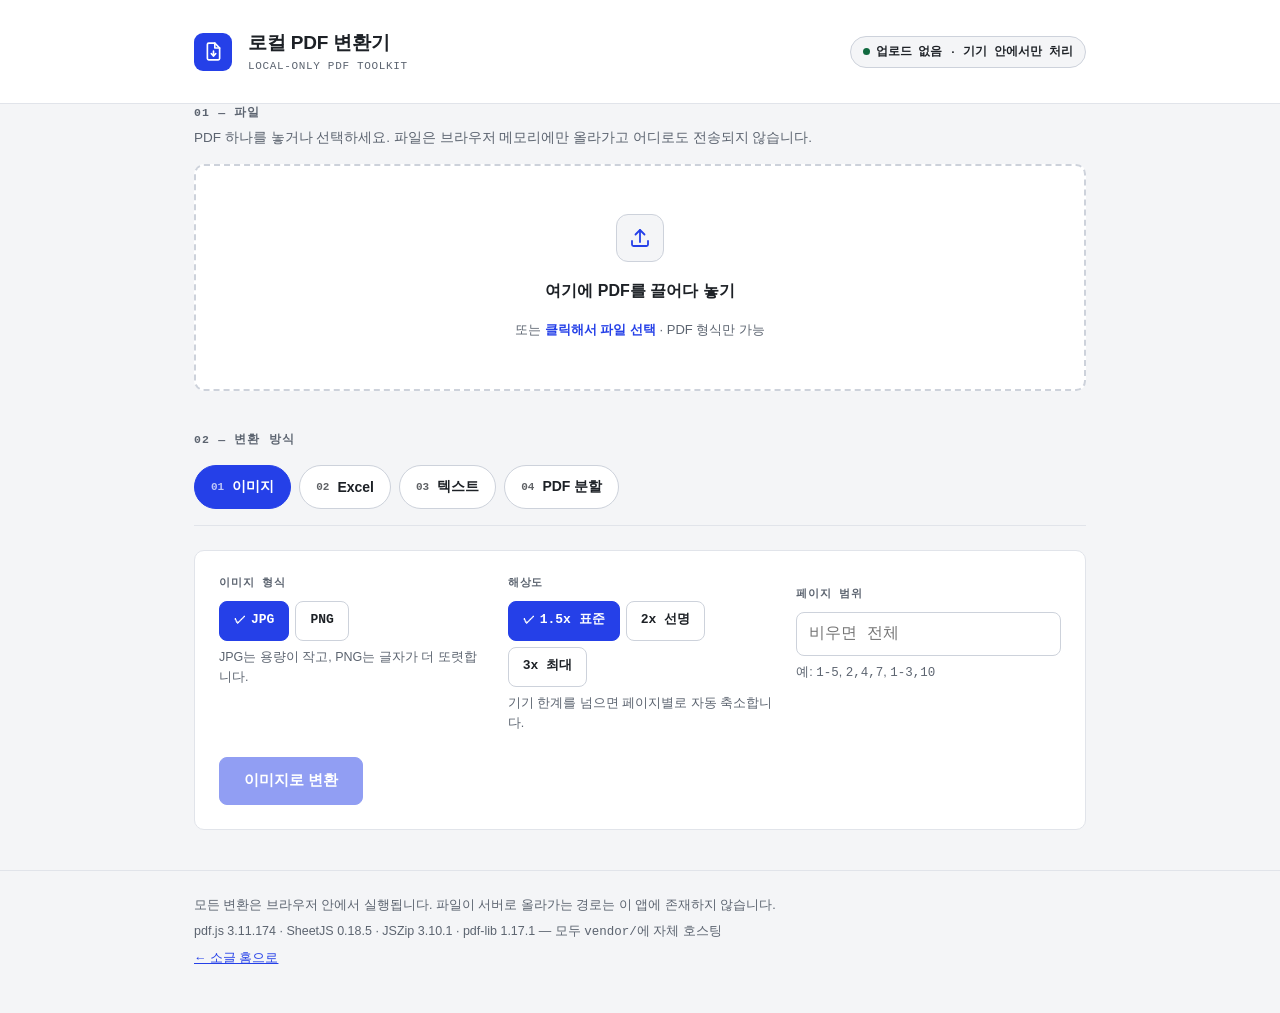
<file: pdf/index.html>
<!DOCTYPE html>
<html lang="ko">
<head>
<meta charset="UTF-8">
<meta name="viewport" content="width=device-width, initial-scale=1.0">
<title>로컬 PDF 변환기</title>
<meta name="description" content="PDF를 이미지·Excel·텍스트로 바꾸고 페이지를 분할합니다. 모든 처리는 브라우저 안에서만 일어나고 파일은 어디에도 업로드되지 않습니다.">
<meta name="theme-color" content="#2540E8">
<link rel="manifest" href="./manifest.webmanifest">
<link rel="icon" href="./assets/icon.svg" type="image/svg+xml">
<link rel="apple-touch-icon" href="./assets/icon-192.png">
<style>
/* ============================================================
   로컬 PDF 변환기 — 정밀한 작업 도구 톤
   쿨 오프화이트 지면 / 그래파이트 잉크 / 코발트 단일 강조색
   ============================================================ */

:root{
  --paper:      #F4F5F7;
  --surface:    #FFFFFF;
  --ink:        #1D2126;   /* 지면 대비 15:1 이상 */
  --ink-muted:  #5C6470;   /* 지면 대비 5.48:1 */
  --cobalt:     #2540E8;   /* 지면 대비 6.47:1, 흰 글자 7.05:1 */
  --cobalt-wash:#EDF0FE;
  --hairline:   #E1E4EA;
  --hairline-2: #CDD2DB;
  --danger:     #B3261E;   /* 지면 대비 5.9:1 */
  --ok:         #10693F;   /* 지면 대비 5.5:1 */

  /* 여백: 8px 배수 */
  --s1: 8px; --s2: 16px; --s3: 24px; --s4: 32px; --s5: 40px; --s6: 48px; --s8: 64px;

  --r: 10px;
  --mono: ui-monospace, SFMono-Regular, "SF Mono", Menlo, Consolas, "Liberation Mono", monospace;
  --sans: -apple-system, BlinkMacSystemFont, "Pretendard", "Apple SD Gothic Neo",
          "Malgun Gothic", "Segoe UI", Roboto, sans-serif;
}

*{ box-sizing: border-box; }
[hidden]{ display: none !important; }

html{ background: var(--paper); }
body{
  margin: 0;
  min-height: 100vh;
  background: var(--paper);
  color: var(--ink);
  font-family: var(--sans);
  font-size: 15px;
  line-height: 1.6;
  -webkit-text-size-adjust: 100%;
}

:focus-visible{
  outline: 3px solid var(--cobalt);
  outline-offset: 2px;
  border-radius: 4px;
}

.visually-hidden{
  position: absolute !important;
  width: 1px; height: 1px; margin: -1px; padding: 0;
  overflow: hidden; clip: rect(0 0 0 0); clip-path: inset(50%);
  white-space: nowrap; border: 0;
}

.skip-link{
  position: absolute; left: -9999px; top: 0; z-index: 300;
  padding: var(--s1) var(--s2);
  background: var(--ink); color: #fff; font-weight: 700; text-decoration: none;
}
.skip-link:focus{ left: 0; }

.wrap{
  width: 100%;
  max-width: 940px;
  margin: 0 auto;
  padding: 0 var(--s3);
}

/* ---- 헤더 ---- */
.site-head{
  border-bottom: 1px solid var(--hairline);
  background: var(--surface);
  padding: var(--s3) 0;
}
.head-row{
  display: flex; align-items: center; justify-content: space-between;
  flex-wrap: wrap; gap: var(--s2);
}
.logo{ display: flex; align-items: center; gap: var(--s2); }
.logo-mark{
  width: 38px; height: 38px; flex: 0 0 auto;
  border-radius: 9px; background: var(--cobalt);
  display: grid; place-items: center;
}
.logo-mark svg{ width: 21px; height: 21px; }
h1{
  margin: 0;
  font-size: 19px; font-weight: 700; letter-spacing: -0.01em;
}
.logo-sub{
  margin: 0; font-family: var(--mono);
  font-size: 11px; letter-spacing: 0.06em; text-transform: uppercase;
  color: var(--ink-muted);
}
.local-badge{
  display: inline-flex; align-items: center; gap: 6px;
  padding: 6px 12px;
  border: 1px solid var(--hairline-2); border-radius: 999px;
  background: var(--paper);
  font-family: var(--mono); font-size: 11.5px; font-weight: 600;
  color: var(--ink);
}
.local-badge .dot{
  width: 7px; height: 7px; border-radius: 50%;
  background: var(--ok); flex: 0 0 auto;
}

main{ padding: var(--s5) 0 var(--s8); }

/* ---- 섹션 공통 ---- */
.block{ margin-bottom: var(--s5); }
.block-head{ margin-bottom: var(--s2); }
.block-title{
  margin: 0 0 4px;
  font-family: var(--mono);
  font-size: 11.5px; font-weight: 700;
  letter-spacing: 0.1em; text-transform: uppercase;
  color: var(--ink-muted);
}
.block-desc{ margin: 0; font-size: 13.5px; color: var(--ink-muted); }

.panel{
  background: var(--surface);
  border: 1px solid var(--hairline);
  border-radius: var(--r);
  padding: var(--s3);
}

/* ---- 드롭존 ---- */
.dropzone{
  display: grid; place-items: center; gap: var(--s2);
  padding: var(--s6) var(--s3);
  border: 2px dashed var(--hairline-2);
  border-radius: var(--r);
  background: var(--surface);
  text-align: center;
  cursor: pointer;
  transition: border-color .15s ease, background .15s ease;
}
.dropzone:hover{ border-color: var(--cobalt); }
.dropzone.is-over{
  border-color: var(--cobalt);
  background: var(--cobalt-wash);
}
/* 파일 input은 화면에서 숨기지만 포커스는 살아 있다 — 링을 존에 그려준다 */
.dropzone:focus-within{
  outline: 3px solid var(--cobalt);
  outline-offset: 2px;
}
.dz-icon{
  width: 48px; height: 48px;
  display: grid; place-items: center;
  border: 1px solid var(--hairline-2); border-radius: 12px;
  background: var(--paper);
}
.dz-icon svg{ width: 24px; height: 24px; }
.dz-title{ margin: 0; font-size: 16px; font-weight: 700; }
.dz-sub{ margin: 0; font-size: 13px; color: var(--ink-muted); }
.dz-sub b{ color: var(--cobalt); }

/* ---- 파일 정보 카드 ---- */
.fileinfo{
  display: grid;
  grid-template-columns: repeat(auto-fit, minmax(130px, 1fr));
  gap: 1px;
  background: var(--hairline);
  border: 1px solid var(--hairline);
  border-radius: var(--r);
  overflow: hidden;
  margin-bottom: var(--s2);
}
.fi-cell{ background: var(--surface); padding: var(--s2); min-width: 0; }
.fi-k{
  margin: 0 0 2px;
  font-family: var(--mono); font-size: 10.5px;
  letter-spacing: 0.08em; text-transform: uppercase; color: var(--ink-muted);
}
.fi-v{
  margin: 0; font-family: var(--mono); font-size: 15px; font-weight: 600;
  overflow-wrap: anywhere;
}
.fi-v.is-name{ font-family: var(--sans); font-size: 14px; }

/* ---- 안내 배너 ---- */
.note{
  display: flex; gap: var(--s2); align-items: flex-start;
  padding: var(--s2);
  border: 1px solid var(--hairline-2);
  border-left: 3px solid var(--cobalt);
  border-radius: 0 var(--r) var(--r) 0;
  background: var(--surface);
  font-size: 13.5px;
  margin-bottom: var(--s2);
}
.note.warn{ border-left-color: var(--danger); }
.note .note-tag{
  flex: 0 0 auto;
  font-family: var(--mono); font-size: 10.5px; font-weight: 700;
  letter-spacing: 0.08em; text-transform: uppercase;
  padding: 2px 8px; border-radius: 999px;
  background: var(--cobalt-wash); color: var(--cobalt);
}
.note.warn .note-tag{ background: #FBEAE9; color: var(--danger); }
.note p{ margin: 0; }
.note code{
  font-family: var(--mono); font-size: 12.5px;
  padding: 1px 5px; border-radius: 4px; background: var(--paper);
}

/* ---- 모드 탭 ---- */
.tabs{
  display: flex; flex-wrap: wrap; gap: var(--s1);
  border-bottom: 1px solid var(--hairline);
  padding-bottom: var(--s2);
  margin-bottom: var(--s3);
}
.tab{
  display: inline-flex; align-items: center; gap: var(--s1);
  min-height: 44px; padding: 0 var(--s2);
  border: 1px solid var(--hairline-2); border-radius: 999px;
  background: var(--surface);
  color: var(--ink);
  font-family: var(--sans); font-size: 14px; font-weight: 600;
  cursor: pointer;
}
.tab:hover{ border-color: var(--cobalt); }
.tab[aria-selected="true"]{
  background: var(--cobalt);
  border-color: var(--cobalt);
  color: #fff;
}
.tab .tab-no{
  font-family: var(--mono); font-size: 11px; opacity: .7;
}
.tab[disabled]{ opacity: .5; cursor: not-allowed; }

/* ---- 옵션 폼 ---- */
.opt-grid{
  display: grid;
  grid-template-columns: repeat(auto-fit, minmax(220px, 1fr));
  gap: var(--s3);
  margin-bottom: var(--s3);
}
fieldset{ margin: 0; padding: 0; border: none; min-width: 0; }
legend, .opt-label{
  padding: 0;
  margin-bottom: var(--s1);
  font-family: var(--mono); font-size: 11px; font-weight: 700;
  letter-spacing: 0.08em; text-transform: uppercase; color: var(--ink-muted);
}
.seg{ display: flex; flex-wrap: wrap; gap: 6px; }
.seg-item{ position: relative; display: inline-flex; }
.seg-item input{
  position: absolute; inset: 0; width: 100%; height: 100%;
  margin: 0; opacity: 0; cursor: pointer;
}
.seg-item span{
  display: inline-flex; align-items: center; gap: 5px;
  min-height: 40px; padding: 0 14px;
  border: 1px solid var(--hairline-2); border-radius: 8px;
  background: var(--surface);
  font-family: var(--mono); font-size: 13px; font-weight: 600;
}
.seg-item input:checked + span{
  background: var(--cobalt); border-color: var(--cobalt); color: #fff;
}
/* 색만으로 선택을 알리지 않도록 체크 기호를 함께 넣는다 */
.seg-item input:checked + span::before{ content: "✓"; font-size: 12px; }
.seg-item input:focus-visible + span{ outline: 3px solid var(--cobalt); outline-offset: 2px; }
.seg-item input:disabled + span{ opacity: .45; }

input[type="text"]{
  width: 100%; min-height: 44px; padding: 0 12px;
  border: 1px solid var(--hairline-2); border-radius: 8px;
  background: var(--surface); color: var(--ink);
  font-family: var(--mono); font-size: 16px;
}
input[type="text"]:focus-visible{ border-color: var(--cobalt); }
.opt-hint{ margin: 6px 0 0; font-size: 12.5px; color: var(--ink-muted); }

/* ---- 버튼 ---- */
.btn{
  display: inline-flex; align-items: center; justify-content: center; gap: var(--s1);
  min-height: 48px; padding: 0 var(--s3);
  border: 1px solid var(--cobalt); border-radius: 8px;
  background: var(--cobalt); color: #fff;
  font-family: var(--sans); font-size: 15px; font-weight: 700;
  cursor: pointer;
}
.btn:hover{ background: #1C33C4; border-color: #1C33C4; }
.btn.secondary{
  background: var(--surface); color: var(--ink); border-color: var(--hairline-2);
}
.btn.secondary:hover{ border-color: var(--cobalt); background: var(--paper); }
.btn.sm{ min-height: 40px; padding: 0 var(--s2); font-size: 13.5px; }
.btn[disabled]{ opacity: .5; cursor: not-allowed; }
.btn-row{ display: flex; flex-wrap: wrap; gap: var(--s1); align-items: center; }

/* ---- 진행바 ---- */
.progress-box{
  margin-top: var(--s3);
  padding: var(--s2);
  border: 1px solid var(--hairline); border-radius: var(--r);
  background: var(--surface);
}
.progress-head{
  display: flex; justify-content: space-between; gap: var(--s2);
  font-family: var(--mono); font-size: 12px; margin-bottom: var(--s1);
}
progress{
  appearance: none; -webkit-appearance: none;
  display: block; width: 100%; height: 8px; border: none;
  background: var(--hairline); border-radius: 999px; overflow: hidden;
}
progress::-webkit-progress-bar{ background: var(--hairline); border-radius: 999px; }
progress::-webkit-progress-value{ background: var(--cobalt); border-radius: 999px; }
progress::-moz-progress-bar{ background: var(--cobalt); border-radius: 999px; }

/* ---- 결과 ---- */
.results{ margin-top: var(--s4); }
.result-head{
  display: flex; align-items: baseline; justify-content: space-between;
  flex-wrap: wrap; gap: var(--s2); margin-bottom: var(--s2);
}
.result-title{ margin: 0; font-size: 16px; font-weight: 700; }
.result-meta{ margin: 0; font-family: var(--mono); font-size: 12px; color: var(--ink-muted); }

/* 썸네일 그리드 */
.thumbs{
  list-style: none; margin: 0; padding: 0;
  display: grid;
  grid-template-columns: repeat(auto-fill, minmax(128px, 1fr));
  gap: var(--s2);
}
.thumb-btn{
  display: grid; gap: 6px; width: 100%; padding: var(--s1);
  border: 1px solid var(--hairline); border-radius: 8px;
  background: var(--surface); color: var(--ink);
  cursor: pointer; text-align: left;
}
.thumb-btn:hover{ border-color: var(--cobalt); }
.thumb-btn img{
  display: block; width: 100%; height: auto;
  border: 1px solid var(--hairline); border-radius: 4px; background: #fff;
}
.thumb-cap{
  display: flex; justify-content: space-between; gap: 6px;
  font-family: var(--mono); font-size: 11px; color: var(--ink-muted);
}
.thumb-cap .pg{ color: var(--ink); font-weight: 700; }
.thumb-btn.failed{ border-color: var(--danger); }
.thumb-fail{
  display: grid; place-items: center; aspect-ratio: 3/4;
  background: var(--paper); border: 1px solid var(--hairline); border-radius: 4px;
  font-size: 12px; color: var(--danger); text-align: center; padding: var(--s1);
}

/* 표 미리보기 */
.table-scroll{
  overflow-x: auto;
  border: 1px solid var(--hairline); border-radius: var(--r);
  background: var(--surface);
}
table{ border-collapse: collapse; width: 100%; font-size: 13px; }
caption{
  text-align: left; padding: var(--s2);
  font-family: var(--mono); font-size: 11.5px; color: var(--ink-muted);
  border-bottom: 1px solid var(--hairline);
}
th, td{
  border-right: 1px solid var(--hairline);
  border-bottom: 1px solid var(--hairline);
  padding: 8px 10px;
  text-align: left;
  vertical-align: top;
  max-width: 260px;
  overflow-wrap: anywhere;
}
th{
  background: var(--paper);
  font-family: var(--mono); font-size: 11px; font-weight: 700;
  letter-spacing: .04em; white-space: nowrap;
  position: sticky; top: 0;
}
tr:last-child td{ border-bottom: none; }
th:last-child, td:last-child{ border-right: none; }

/* 텍스트 미리보기 */
.text-pre{
  margin: 0;
  max-height: 420px; overflow: auto;
  padding: var(--s2);
  border: 1px solid var(--hairline); border-radius: var(--r);
  background: var(--surface);
  font-family: var(--mono); font-size: 12.5px; line-height: 1.7;
  white-space: pre-wrap; overflow-wrap: anywhere;
}

.log{
  margin: var(--s2) 0 0; padding: 0; list-style: none;
  font-family: var(--mono); font-size: 12px; color: var(--ink-muted);
}
.log li{ padding: 2px 0; }
.log li.err{ color: var(--danger); }

.site-foot{
  border-top: 1px solid var(--hairline);
  padding: var(--s3) 0 var(--s5);
  font-size: 12.5px; color: var(--ink-muted);
}
.site-foot p{ margin: 0 0 6px; }
.site-foot a{ color: var(--cobalt); }

@media (max-width: 640px){
  .wrap{ padding: 0 var(--s2); }
  .dropzone{ padding: var(--s4) var(--s2); }
  .opt-grid{ grid-template-columns: 1fr; gap: var(--s2); }
}

@media (prefers-reduced-motion: reduce){
  *{ animation-duration: .001ms !important; transition-duration: .001ms !important; }
}
</style>
</head>
<body>

<a class="skip-link" href="#main">본문 바로가기</a>

<header class="site-head">
  <div class="wrap head-row">
    <div class="logo">
      <span class="logo-mark" aria-hidden="true">
        <svg viewBox="0 0 24 24" fill="none" stroke="#fff" stroke-width="1.9" stroke-linecap="round" stroke-linejoin="round">
          <path d="M13.5 2.5H6.5a1.5 1.5 0 0 0-1.5 1.5v16a1.5 1.5 0 0 0 1.5 1.5h11a1.5 1.5 0 0 0 1.5-1.5V8z"/>
          <path d="M13.5 2.5V8H19"/>
          <path d="M12 11.5v5.5"/><path d="M9.5 14.5 12 17l2.5-2.5"/>
        </svg>
      </span>
      <div>
        <h1>로컬 PDF 변환기</h1>
        <p class="logo-sub">Local-only PDF toolkit</p>
      </div>
    </div>
    <p class="local-badge"><span class="dot" aria-hidden="true"></span>업로드 없음 · 기기 안에서만 처리</p>
  </div>
</header>

<main id="main" class="wrap" tabindex="-1">

  <!-- ── 1. 파일 선택 ─────────────────────────────── -->
  <section class="block" aria-labelledby="pick-h">
    <div class="block-head">
      <h2 class="block-title" id="pick-h">01 — 파일</h2>
      <p class="block-desc">PDF 하나를 놓거나 선택하세요. 파일은 브라우저 메모리에만 올라가고 어디로도 전송되지 않습니다.</p>
    </div>

    <div class="dropzone" id="dropzone">
      <span class="dz-icon" aria-hidden="true">
        <svg viewBox="0 0 24 24" fill="none" stroke="#2540E8" stroke-width="1.8" stroke-linecap="round" stroke-linejoin="round">
          <path d="M12 16V4"/><path d="m7.5 8.5 4.5-4.5 4.5 4.5"/>
          <path d="M4 15v3.5A1.5 1.5 0 0 0 5.5 20h13a1.5 1.5 0 0 0 1.5-1.5V15"/>
        </svg>
      </span>
      <p class="dz-title">여기에 PDF를 끌어다 놓기</p>
      <p class="dz-sub">또는 <b>클릭해서 파일 선택</b> · PDF 형식만 가능</p>
      <label class="visually-hidden" for="file-input">PDF 파일 선택</label>
      <input class="visually-hidden" type="file" id="file-input" accept="application/pdf,.pdf">
    </div>

    <p class="note warn" id="load-error" role="alert" hidden>
      <span class="note-tag">오류</span>
      <span id="load-error-text"></span>
    </p>

    <div id="file-meta" hidden>
      <div class="fileinfo" style="margin-top:16px">
        <div class="fi-cell">
          <p class="fi-k">파일명</p>
          <p class="fi-v is-name" id="fi-name">—</p>
        </div>
        <div class="fi-cell">
          <p class="fi-k">크기</p>
          <p class="fi-v" id="fi-size">—</p>
        </div>
        <div class="fi-cell">
          <p class="fi-k">페이지</p>
          <p class="fi-v" id="fi-pages">—</p>
        </div>
        <div class="fi-cell">
          <p class="fi-k">텍스트 레이어</p>
          <p class="fi-v" id="fi-text">—</p>
        </div>
      </div>

      <p class="note warn" id="scan-note" hidden>
        <span class="note-tag">스캔 PDF</span>
        <span>이 문서에는 <b>글자 정보가 없습니다.</b> 스캔·사진으로 만들어진 PDF로 보입니다.
        Excel·텍스트 추출은 글자 좌표를 읽어야 해서 결과가 비어 있게 됩니다.
        문자를 얻으려면 <b>OCR(광학 문자 인식)</b>을 먼저 거쳐야 하고, 이 도구에는 OCR 기능이 없습니다.
        지금은 <b>이미지 변환</b>이나 <b>PDF 분할</b>을 쓰시길 권합니다.</span>
      </p>

      <p class="note" id="big-note" hidden>
        <span class="note-tag">큰 파일</span>
        <span><b id="big-reason"></b> 모바일에서는 메모리가 모자라 중간에 멈출 수 있습니다.
        <b>해상도는 표준(1.5x)</b>으로 두고, 페이지 범위를 <code>1-20</code>, <code>21-40</code>처럼
        나눠서 여러 번 실행하시면 안정적입니다.</span>
      </p>
    </div>
  </section>

  <!-- ── 2. 모드 + 옵션 ───────────────────────────── -->
  <section class="block" aria-labelledby="mode-h">
    <div class="block-head">
      <h2 class="block-title" id="mode-h">02 — 변환 방식</h2>
    </div>

    <div class="tabs" role="tablist" aria-label="변환 방식 선택">
      <button class="tab" type="button" role="tab" id="tab-image" aria-controls="panel-image" aria-selected="true">
        <span class="tab-no" aria-hidden="true">01</span> 이미지
      </button>
      <button class="tab" type="button" role="tab" id="tab-excel" aria-controls="panel-excel" aria-selected="false" tabindex="-1">
        <span class="tab-no" aria-hidden="true">02</span> Excel
      </button>
      <button class="tab" type="button" role="tab" id="tab-text" aria-controls="panel-text" aria-selected="false" tabindex="-1">
        <span class="tab-no" aria-hidden="true">03</span> 텍스트
      </button>
      <button class="tab" type="button" role="tab" id="tab-split" aria-controls="panel-split" aria-selected="false" tabindex="-1">
        <span class="tab-no" aria-hidden="true">04</span> PDF 분할
      </button>
    </div>

    <!-- 이미지 -->
    <div class="panel" role="tabpanel" id="panel-image" aria-labelledby="tab-image" tabindex="0">
      <div class="opt-grid">
        <fieldset>
          <legend>이미지 형식</legend>
          <div class="seg">
            <label class="seg-item"><input type="radio" name="img-format" value="jpg" checked><span>JPG</span></label>
            <label class="seg-item"><input type="radio" name="img-format" value="png"><span>PNG</span></label>
          </div>
          <p class="opt-hint">JPG는 용량이 작고, PNG는 글자가 더 또렷합니다.</p>
        </fieldset>

        <fieldset>
          <legend>해상도</legend>
          <div class="seg">
            <label class="seg-item"><input type="radio" name="img-scale" value="1.5" checked><span>1.5x 표준</span></label>
            <label class="seg-item"><input type="radio" name="img-scale" value="2"><span>2x 선명</span></label>
            <label class="seg-item"><input type="radio" name="img-scale" value="3"><span>3x 최대</span></label>
          </div>
          <p class="opt-hint">기기 한계를 넘으면 페이지별로 자동 축소합니다.</p>
        </fieldset>

        <div>
          <p class="opt-label" id="lbl-img-range">페이지 범위</p>
          <input type="text" id="img-range" inputmode="numeric"
                 placeholder="비우면 전체" aria-labelledby="lbl-img-range" aria-describedby="hint-img-range">
          <p class="opt-hint" id="hint-img-range">예: <code>1-5</code>, <code>2,4,7</code>, <code>1-3,10</code></p>
        </div>
      </div>
      <div class="btn-row">
        <button class="btn" type="button" data-run="image" disabled>이미지로 변환</button>
      </div>
    </div>

    <!-- Excel -->
    <div class="panel" role="tabpanel" id="panel-excel" aria-labelledby="tab-excel" tabindex="0" hidden>
      <div class="opt-grid">
        <fieldset>
          <legend>시트 구성</legend>
          <div class="seg">
            <label class="seg-item"><input type="radio" name="xl-sheet" value="per-page" checked><span>페이지별 시트</span></label>
            <label class="seg-item"><input type="radio" name="xl-sheet" value="merge"><span>한 시트로 합치기</span></label>
          </div>
        </fieldset>

        <div>
          <p class="opt-label" id="lbl-xl-range">페이지 범위</p>
          <input type="text" id="xl-range" inputmode="numeric"
                 placeholder="비우면 전체" aria-labelledby="lbl-xl-range" aria-describedby="hint-xl-range">
          <p class="opt-hint" id="hint-xl-range">예: <code>1-5</code>, <code>2,4,7</code></p>
        </div>
      </div>

      <p class="note">
        <span class="note-tag">참고</span>
        <span>글자의 x·y 좌표를 읽어 행과 열을 <b>추정</b>합니다. 표 선을 인식하는 게 아니라서
        칸 병합이 많거나 여백이 불규칙한 문서는 열이 어긋날 수 있습니다. 변환 후 미리보기로 확인해 주세요.</span>
      </p>

      <div class="btn-row">
        <button class="btn" type="button" data-run="excel" disabled>표 분석하기</button>
      </div>
    </div>

    <!-- 텍스트 -->
    <div class="panel" role="tabpanel" id="panel-text" aria-labelledby="tab-text" tabindex="0" hidden>
      <div class="opt-grid">
        <div>
          <p class="opt-label" id="lbl-tx-range">페이지 범위</p>
          <input type="text" id="tx-range" inputmode="numeric"
                 placeholder="비우면 전체" aria-labelledby="lbl-tx-range" aria-describedby="hint-tx-range">
          <p class="opt-hint" id="hint-tx-range">여러 페이지면 페이지마다 구분선을 넣습니다.</p>
        </div>
      </div>
      <div class="btn-row">
        <button class="btn" type="button" data-run="text" disabled>텍스트 추출</button>
      </div>
    </div>

    <!-- 분할 -->
    <div class="panel" role="tabpanel" id="panel-split" aria-labelledby="tab-split" tabindex="0" hidden>
      <div class="opt-grid">
        <fieldset>
          <legend>결과 형태</legend>
          <div class="seg">
            <label class="seg-item"><input type="radio" name="sp-mode" value="single" checked><span>하나의 PDF</span></label>
            <label class="seg-item"><input type="radio" name="sp-mode" value="each"><span>페이지별 개별 PDF (ZIP)</span></label>
          </div>
        </fieldset>

        <div>
          <p class="opt-label" id="lbl-sp-range">가져올 페이지</p>
          <input type="text" id="sp-range" inputmode="numeric"
                 placeholder="비우면 전체" aria-labelledby="lbl-sp-range" aria-describedby="hint-sp-range">
          <p class="opt-hint" id="hint-sp-range">예: <code>1-10</code>, <code>3,5,9</code></p>
        </div>
      </div>
      <div class="btn-row">
        <button class="btn" type="button" data-run="split" disabled>PDF 만들기</button>
      </div>
    </div>

    <!-- 진행 상황 -->
    <div class="progress-box" id="progress-box" hidden>
      <div class="progress-head">
        <span id="progress-label">처리 중…</span>
        <span id="progress-count">0 / 0</span>
      </div>
      <progress id="progress-bar" max="100" value="0"></progress>
    </div>
  </section>

  <!-- ── 3. 결과 ──────────────────────────────────── -->
  <section class="block results" id="results" aria-labelledby="res-h" hidden>
    <div class="result-head">
      <h2 class="result-title" id="res-h">결과</h2>
      <p class="result-meta" id="res-meta"></p>
    </div>
    <div class="btn-row" id="res-actions" style="margin-bottom:16px"></div>
    <div id="res-body"></div>
    <ul class="log" id="res-log"></ul>
  </section>

  <p class="visually-hidden" id="live" aria-live="polite"></p>

</main>

<footer class="site-foot">
  <div class="wrap">
    <p>모든 변환은 브라우저 안에서 실행됩니다. 파일이 서버로 올라가는 경로는 이 앱에 존재하지 않습니다.</p>
    <p>pdf.js 3.11.174 · SheetJS 0.18.5 · JSZip 3.10.1 · pdf-lib 1.17.1 — 모두 <code>vendor/</code>에 자체 호스팅</p>
    <p><a href="../index.html">← 소글 홈으로</a></p>
  </div>
</footer>

<script src="./vendor/pdf.min.js"></script>
<script src="./vendor/xlsx.full.min.js"></script>
<script src="./vendor/jszip.min.js"></script>
<script src="./vendor/pdf-lib.min.js"></script>
<script>
/* ============================================================
   로컬 PDF 변환기 — 전체 로직
   외부로 나가는 네트워크 호출은 이 파일 어디에도 없다.
   ============================================================ */
(function () {
  "use strict";

  /* ---------- 워커: 같은 도메인의 자체 호스팅 파일 ---------- */
  pdfjsLib.GlobalWorkerOptions.workerSrc = "./vendor/pdf.worker.min.js";

  /* ---------- 상수 ---------- */
  // iOS 사파리는 캔버스 총 면적 약 16.7M px, 한 변 4096px를 넘으면 렌더가 실패한다.
  var MAX_CANVAS_AREA = 16700000;
  var MAX_CANVAS_SIDE = 4096;
  var THUMB_WIDTH = 200;          // 썸네일은 원본 대신 작게 — DOM 메모리 절약
  var BIG_FILE_BYTES = 25 * 1024 * 1024;
  var BIG_FILE_PAGES = 40;
  var TEXT_SAMPLE_PAGES = 5;      // 스캔 PDF 판별용 표본
  var TEXT_MIN_CHARS = 20;        // 표본에서 이만큼도 없으면 텍스트 레이어 없음으로 본다
  var PREVIEW_ROWS = 40;

  /* ---------- 상태 ---------- */
  var state = {
    fileName: "",
    baseName: "",
    fileSize: 0,
    bytes: null,      // Uint8Array — 원본. 넘길 때는 항상 복사본을 만든다.
    pdf: null,        // pdf.js 문서
    pageCount: 0,
    hasText: false,
    mode: "image",
    busy: false,
    objectUrls: []    // 만든 blob URL — 새 작업 시작 때 정리
  };

  /* ---------- 짧은 도우미 ---------- */
  function $(sel) { return document.querySelector(sel); }
  function $all(sel) { return Array.prototype.slice.call(document.querySelectorAll(sel)); }

  function esc(v) {
    return String(v == null ? "" : v).replace(/[&<>"']/g, function (c) {
      return { "&": "&amp;", "<": "&lt;", ">": "&gt;", '"': "&quot;", "'": "&#39;" }[c];
    });
  }

  function announce(msg) {
    var live = $("#live");
    live.textContent = "";
    setTimeout(function () { live.textContent = msg; }, 60);
  }

  function formatBytes(n) {
    if (n < 1024) return n + " B";
    if (n < 1024 * 1024) return (n / 1024).toFixed(0) + " KB";
    return (n / 1024 / 1024).toFixed(1) + " MB";
  }

  // 파일명에 쓸 수 없는 글자를 걷어낸다
  function safeName(name) {
    return String(name).replace(/[\\/:*?"<>|]+/g, "_").replace(/\s+/g, " ").trim() || "document";
  }

  /* pdf.js / pdf-lib에 넘기는 순간 원본 ArrayBuffer가 detach되어
     두 번째 작업에서 "Cannot perform Construct on a detached ArrayBuffer"가 난다.
     그래서 넘길 때마다 새 복사본을 만든다. */
  function bytesCopy() {
    return state.bytes.slice();
  }

  /* ---------- 페이지 범위 파서 ---------- */
  function parseRange(input, total) {
    var text = String(input || "").trim();
    var all = [];
    var i;
    for (i = 1; i <= total; i++) all.push(i);
    if (!text) return all;

    var out = [];
    var seen = {};
    text.split(",").forEach(function (chunk) {
      var part = chunk.trim();
      if (!part) return;
      var m = part.match(/^(\d+)\s*[-~]\s*(\d+)$/);
      if (m) {
        var a = parseInt(m[1], 10);
        var b = parseInt(m[2], 10);
        if (a > b) { var t = a; a = b; b = t; }
        for (var p = a; p <= b; p++) {
          if (p >= 1 && p <= total && !seen[p]) { seen[p] = 1; out.push(p); }
        }
        return;
      }
      var n = parseInt(part, 10);
      if (!isNaN(n) && n >= 1 && n <= total && !seen[n]) { seen[n] = 1; out.push(n); }
    });
    out.sort(function (x, y) { return x - y; });
    return out;
  }

  /* ---------- 다운로드 ---------- */
  function download(blob, filename) {
    var url = URL.createObjectURL(blob);
    var a = document.createElement("a");
    a.href = url;
    a.download = filename;
    document.body.appendChild(a);
    a.click();
    document.body.removeChild(a);
    // 사파리가 다운로드를 시작할 시간을 준 뒤 회수한다
    setTimeout(function () { URL.revokeObjectURL(url); }, 4000);
  }

  function revokeAll() {
    state.objectUrls.forEach(function (u) { URL.revokeObjectURL(u); });
    state.objectUrls = [];
  }

  /* ---------- 캔버스 ---------- */
  /* 요청 배율이 기기 한계를 넘으면 이 페이지에 한해 배율을 낮춘다 */
  function fitScale(page, wanted) {
    var base = page.getViewport({ scale: 1 });
    var scale = wanted;
    var w = base.width * scale;
    var h = base.height * scale;

    if (w * h > MAX_CANVAS_AREA) {
      scale = scale * Math.sqrt(MAX_CANVAS_AREA / (w * h));
      w = base.width * scale;
      h = base.height * scale;
    }
    var longest = Math.max(w, h);
    if (longest > MAX_CANVAS_SIDE) {
      scale = scale * (MAX_CANVAS_SIDE / longest);
    }
    return Math.max(0.1, scale);
  }

  /* 캔버스가 잡고 있는 메모리를 즉시 놓아준다 */
  function releaseCanvas(canvas) {
    try {
      canvas.width = 0;
      canvas.height = 0;
    } catch (e) { /* 무시 */ }
  }

  function dataURLToBlob(dataURL) {
    var parts = dataURL.split(",");
    var mime = (parts[0].match(/:(.*?);/) || [])[1] || "image/png";
    var bin = atob(parts[1]);
    var len = bin.length;
    var arr = new Uint8Array(len);
    for (var i = 0; i < len; i++) arr[i] = bin.charCodeAt(i);
    return new Blob([arr], { type: mime });
  }

  /* toBlob이 null을 주는 브라우저(구형 사파리, 메모리 압박)에서는 toDataURL로 폴백 */
  function canvasToBlob(canvas, mime, quality) {
    return new Promise(function (resolve, reject) {
      var fallback = function () {
        try {
          resolve(dataURLToBlob(canvas.toDataURL(mime, quality)));
        } catch (e) {
          reject(new Error("이미지를 만들지 못했습니다(메모리 부족일 수 있습니다)."));
        }
      };
      if (typeof canvas.toBlob !== "function") return fallback();
      try {
        canvas.toBlob(function (blob) {
          if (blob && blob.size > 0) resolve(blob);
          else fallback();
        }, mime, quality);
      } catch (e) {
        fallback();
      }
    });
  }

  /* 원본 캔버스를 작은 썸네일 데이터 URL로 줄인다 */
  function makeThumb(canvas) {
    var ratio = THUMB_WIDTH / canvas.width;
    var tw = Math.max(1, Math.round(canvas.width * ratio));
    var th = Math.max(1, Math.round(canvas.height * ratio));
    var t = document.createElement("canvas");
    t.width = tw;
    t.height = th;
    var ctx = t.getContext("2d");
    ctx.fillStyle = "#FFFFFF";
    ctx.fillRect(0, 0, tw, th);
    ctx.drawImage(canvas, 0, 0, tw, th);
    var url;
    try {
      url = t.toDataURL("image/jpeg", 0.72);
    } catch (e) {
      url = "";
    }
    releaseCanvas(t);
    return { url: url, w: tw, h: th };
  }

  /* ---------- 진행 표시 ---------- */
  function progressStart(label, total) {
    $("#progress-box").hidden = false;
    $("#progress-label").textContent = label;
    $("#progress-bar").value = 0;
    $("#progress-count").textContent = "0 / " + total;
  }
  function progressStep(done, total) {
    $("#progress-bar").value = total ? Math.round((done / total) * 100) : 0;
    $("#progress-count").textContent = done + " / " + total;
  }
  function progressEnd() {
    $("#progress-box").hidden = true;
  }

  function setBusy(on) {
    state.busy = on;
    $all("[data-run]").forEach(function (b) {
      b.disabled = on || !state.pdf;
    });
  }

  /* ---------- 결과 영역 ---------- */
  function resultReset(title, meta) {
    revokeAll();
    var box = $("#results");
    box.hidden = false;
    $("#res-h").textContent = title;
    $("#res-meta").textContent = meta || "";
    $("#res-actions").innerHTML = "";
    $("#res-body").innerHTML = "";
    $("#res-log").innerHTML = "";
  }

  function resultAction(label, kind, onClick) {
    var b = document.createElement("button");
    b.type = "button";
    b.className = "btn " + (kind || "");
    b.textContent = label;
    b.addEventListener("click", onClick);
    $("#res-actions").appendChild(b);
    return b;
  }

  function logLine(text, isError) {
    var li = document.createElement("li");
    li.textContent = text;
    if (isError) li.className = "err";
    $("#res-log").appendChild(li);
  }

  /* ==========================================================
     파일 열기
     ========================================================== */

  function showLoadError(message) {
    $("#load-error-text").textContent = message;
    $("#load-error").hidden = false;
  }

  function clearLoadError() {
    $("#load-error").hidden = true;
    $("#load-error-text").textContent = "";
  }

  async function openFile(file) {
    clearLoadError();

    if (!file) return;
    var isPdf = file.type === "application/pdf" || /\.pdf$/i.test(file.name);
    if (!isPdf) {
      showLoadError("PDF 파일만 열 수 있습니다. 선택한 파일: " + file.name);
      return;
    }

    // 이전 문서 정리
    if (state.pdf) {
      try { await state.pdf.destroy(); } catch (e) { /* 무시 */ }
      state.pdf = null;
    }
    revokeAll();
    $("#results").hidden = true;

    try {
      var buf = await file.arrayBuffer();
      state.bytes = new Uint8Array(buf);
      state.fileName = file.name;
      state.baseName = safeName(file.name.replace(/\.pdf$/i, ""));
      state.fileSize = file.size;

      var task = pdfjsLib.getDocument({ data: bytesCopy() });
      state.pdf = await task.promise;
      state.pageCount = state.pdf.numPages;
    } catch (err) {
      state.pdf = null;
      state.bytes = null;
      var msg = String(err && err.message || err);
      if (/password/i.test(msg)) {
        showLoadError("암호가 걸린 PDF입니다. 암호를 푼 파일로 다시 시도해 주세요.");
      } else {
        showLoadError("PDF를 열지 못했습니다. 파일이 손상되었을 수 있습니다. (" + msg + ")");
      }
      setBusy(false);
      return;
    }

    // 텍스트 레이어 유무 확인 (앞 몇 페이지만 표본으로 본다)
    state.hasText = await detectText(state.pdf, state.pageCount);

    renderFileMeta();
    setBusy(false);
    announce(state.fileName + " 열기 완료. 총 " + state.pageCount + "쪽.");
  }

  async function detectText(pdf, pageCount) {
    var limit = Math.min(TEXT_SAMPLE_PAGES, pageCount);
    var chars = 0;
    for (var i = 1; i <= limit; i++) {
      try {
        var page = await pdf.getPage(i);
        var tc = await page.getTextContent();
        tc.items.forEach(function (it) {
          if (it.str) chars += it.str.trim().length;
        });
        page.cleanup();
        if (chars >= TEXT_MIN_CHARS) return true;
      } catch (e) { /* 이 페이지는 건너뛴다 */ }
    }
    return chars >= TEXT_MIN_CHARS;
  }

  function renderFileMeta() {
    $("#file-meta").hidden = false;
    $("#fi-name").textContent = state.fileName;
    $("#fi-size").textContent = formatBytes(state.fileSize);
    $("#fi-pages").textContent = state.pageCount + "쪽";
    $("#fi-text").textContent = state.hasText ? "있음" : "없음";

    $("#scan-note").hidden = state.hasText;

    var big = state.fileSize >= BIG_FILE_BYTES || state.pageCount >= BIG_FILE_PAGES;
    $("#big-note").hidden = !big;
    if (big) {
      var reasons = [];
      if (state.fileSize >= BIG_FILE_BYTES) reasons.push(formatBytes(state.fileSize));
      if (state.pageCount >= BIG_FILE_PAGES) reasons.push(state.pageCount + "쪽");
      $("#big-reason").textContent = reasons.join(" · ") + " 문서입니다.";
    }
  }

  /* ==========================================================
     모드 1 — 이미지
     ========================================================== */

  async function runImage() {
    var format = document.querySelector('input[name="img-format"]:checked').value;
    var wanted = parseFloat(document.querySelector('input[name="img-scale"]:checked').value);
    var pages = parseRange($("#img-range").value, state.pageCount);

    if (!pages.length) {
      showRangeError("#img-range");
      return;
    }

    var mime = format === "png" ? "image/png" : "image/jpeg";
    var ext = format === "png" ? "png" : "jpg";
    var quality = format === "png" ? undefined : 0.92;

    setBusy(true);
    resultReset("이미지 " + pages.length + "장", "");
    progressStart("페이지를 이미지로 그리는 중", pages.length);

    var list = document.createElement("ul");
    list.className = "thumbs";
    $("#res-body").appendChild(list);

    var made = [];
    var failed = 0;
    var reduced = 0;

    for (var i = 0; i < pages.length; i++) {
      var pageNo = pages[i];
      var canvas = null;
      try {
        var page = await state.pdf.getPage(pageNo);
        var scale = fitScale(page, wanted);
        if (scale < wanted - 0.001) reduced++;

        var viewport = page.getViewport({ scale: scale });
        canvas = document.createElement("canvas");
        canvas.width = Math.max(1, Math.floor(viewport.width));
        canvas.height = Math.max(1, Math.floor(viewport.height));
        var ctx = canvas.getContext("2d", { alpha: false });
        // JPG는 투명을 지원하지 않아 흰 바탕을 먼저 깔아야 검게 나오지 않는다
        ctx.fillStyle = "#FFFFFF";
        ctx.fillRect(0, 0, canvas.width, canvas.height);

        await page.render({ canvasContext: ctx, viewport: viewport }).promise;

        var blob = await canvasToBlob(canvas, mime, quality);
        var thumb = makeThumb(canvas);
        var name = state.baseName + "_p" + String(pageNo).padStart(3, "0") + "." + ext;

        made.push({ page: pageNo, blob: blob, name: name });
        appendThumb(list, {
          page: pageNo, name: name, blob: blob, thumb: thumb,
          size: canvas.width + "×" + canvas.height, bytes: blob.size
        });

        page.cleanup();
      } catch (err) {
        failed++;
        appendThumbFailed(list, pageNo);
        logLine(pageNo + "쪽 실패: " + (err && err.message || err), true);
      } finally {
        // 성공했든 실패했든 캔버스는 반드시 놓아준다
        if (canvas) releaseCanvas(canvas);
      }
      progressStep(i + 1, pages.length);
      // 큰 문서에서 UI가 멈춘 것처럼 보이지 않도록 프레임을 양보한다
      await new Promise(function (r) { setTimeout(r, 0); });
    }

    progressEnd();
    setBusy(false);

    var metaBits = [made.length + "장 성공"];
    if (failed) metaBits.push(failed + "장 실패");
    if (reduced) metaBits.push(reduced + "장은 기기 한계로 배율 자동 축소");
    $("#res-meta").textContent = metaBits.join(" · ");

    if (made.length > 1) {
      resultAction("전체 ZIP으로 저장 (" + made.length + "장)", "", function () {
        zipAndSave(made, state.baseName + "_images.zip");
      });
    }
    if (made.length === 1) {
      resultAction("이미지 저장", "", function () {
        download(made[0].blob, made[0].name);
      });
    }
    announce("이미지 변환 완료. " + made.length + "장 만들었습니다.");
  }

  function appendThumb(list, item) {
    var li = document.createElement("li");
    var btn = document.createElement("button");
    btn.type = "button";
    btn.className = "thumb-btn";

    var img = document.createElement("img");
    img.src = item.thumb.url;
    img.width = item.thumb.w;
    img.height = item.thumb.h;
    img.alt = "";           // 캡션이 페이지 번호를 말해주므로 장식으로 둔다
    img.loading = "lazy";

    var cap = document.createElement("span");
    cap.className = "thumb-cap";
    cap.innerHTML = '<span class="pg">' + item.page + "쪽</span><span>" + formatBytes(item.bytes) + "</span>";

    var cap2 = document.createElement("span");
    cap2.className = "thumb-cap";
    cap2.innerHTML = "<span>" + esc(item.size) + "</span><span>저장 ↓</span>";

    btn.appendChild(img);
    btn.appendChild(cap);
    btn.appendChild(cap2);
    btn.setAttribute("aria-label", item.page + "쪽 이미지 저장. " + item.size + " 픽셀, " + formatBytes(item.bytes));
    btn.addEventListener("click", function () {
      download(item.blob, item.name);
      announce(item.page + "쪽을 저장했습니다.");
    });

    li.appendChild(btn);
    list.appendChild(li);
  }

  function appendThumbFailed(list, pageNo) {
    var li = document.createElement("li");
    li.innerHTML =
      '<div class="thumb-btn failed"><div class="thumb-fail">' + pageNo + "쪽<br>변환 실패</div>" +
      '<span class="thumb-cap"><span class="pg">' + pageNo + "쪽</span><span>건너뜀</span></span></div>";
    list.appendChild(li);
  }

  async function zipAndSave(items, zipName) {
    setBusy(true);
    progressStart("ZIP으로 묶는 중", items.length);
    try {
      var zip = new JSZip();
      items.forEach(function (it) { zip.file(it.name, it.blob); });
      var blob = await zip.generateAsync({ type: "blob", compression: "STORE" }, function (meta) {
        $("#progress-bar").value = Math.round(meta.percent);
        $("#progress-count").textContent = Math.round(meta.percent) + "%";
      });
      download(blob, zipName);
      announce("ZIP 파일을 저장했습니다.");
    } catch (err) {
      logLine("ZIP 생성 실패: " + (err && err.message || err), true);
    } finally {
      progressEnd();
      setBusy(false);
    }
  }

  /* ==========================================================
     텍스트 좌표 → 행·열 재구성
     표 선을 읽는 게 아니라 글자 위치로 구조를 "추정"한다.
     ========================================================== */

  /* 같은 y에 있는 글자들을 한 행으로 묶는다 */
  function buildRows(items) {
    var els = [];
    items.forEach(function (it) {
      if (!it.str || !it.str.trim()) return;
      var tf = it.transform || [1, 0, 0, 1, 0, 0];
      var h = it.height || Math.abs(tf[3]) || 10;
      els.push({ x: tf[4], y: tf[5], w: it.width || 0, h: h, s: it.str });
    });
    if (!els.length) return { rows: [], medH: 10 };

    var hs = els.map(function (e) { return e.h; }).sort(function (a, b) { return a - b; });
    var medH = hs[Math.floor(hs.length / 2)] || 10;
    var tol = Math.max(2, medH * 0.6);

    // 위에서 아래로(y 내림차순), 같은 줄이면 왼쪽부터
    els.sort(function (a, b) { return (b.y - a.y) || (a.x - b.x); });

    var rows = [];
    var cur = [els[0]];
    var curY = els[0].y;
    for (var i = 1; i < els.length; i++) {
      if (Math.abs(els[i].y - curY) <= tol) {
        cur.push(els[i]);
      } else {
        rows.push(cur);
        cur = [els[i]];
        curY = els[i].y;
      }
    }
    rows.push(cur);

    rows.forEach(function (r) { r.sort(function (a, b) { return a.x - b.x; }); });
    return { rows: rows, medH: medH };
  }

  /* 한 행 안에서 가로 간격이 크게 벌어지면 다른 칸으로 끊는다 */
  function rowToCells(row) {
    var runs = [];
    var first = row[0];
    var cur = { x: first.x, end: first.x + first.w, text: first.s };

    for (var i = 1; i < row.length; i++) {
      var it = row[i];
      var gap = it.x - cur.end;
      var charW = it.s.length ? (it.w / it.s.length) : it.h * 0.5;
      if (charW <= 0) charW = it.h * 0.5;
      var breakAt = Math.max(charW * 1.6, it.h * 0.7);

      if (gap > breakAt) {
        runs.push(cur);
        cur = { x: it.x, end: it.x + it.w, text: it.s };
      } else {
        cur.text += (gap > charW * 0.28 ? " " : "") + it.s;
        cur.end = it.x + it.w;
      }
    }
    runs.push(cur);

    return runs.map(function (r) {
      return { x: r.x, text: r.text.replace(/\s+/g, " ").trim() };
    }).filter(function (r) { return r.text.length > 0; });
  }

  /* 페이지 전체의 칸 시작 x를 모아 열 기준선을 만든다 */
  function buildColumns(allCells, tol) {
    var xs = allCells.map(function (c) { return c.x; }).sort(function (a, b) { return a - b; });
    if (!xs.length) return [];
    var cols = [];
    var group = [xs[0]];
    for (var i = 1; i < xs.length; i++) {
      if (xs[i] - group[group.length - 1] <= tol) {
        group.push(xs[i]);
      } else {
        cols.push(avg(group));
        group = [xs[i]];
      }
    }
    cols.push(avg(group));
    return cols;
  }

  function avg(arr) {
    var s = 0;
    for (var i = 0; i < arr.length; i++) s += arr[i];
    return s / arr.length;
  }

  function nearestColumn(cols, x) {
    var best = 0;
    var bestD = Infinity;
    for (var i = 0; i < cols.length; i++) {
      var d = Math.abs(cols[i] - x);
      if (d < bestD) { bestD = d; best = i; }
    }
    return best;
  }

  /* 한 페이지의 텍스트를 2차원 표로 재구성 */
  async function pageToTable(pageNo) {
    var page = await state.pdf.getPage(pageNo);
    var tc = await page.getTextContent();
    var built = buildRows(tc.items);
    page.cleanup();

    if (!built.rows.length) return [];

    var rowCells = built.rows.map(rowToCells).filter(function (cells) { return cells.length > 0; });
    if (!rowCells.length) return [];

    var flat = [];
    rowCells.forEach(function (cells) { flat = flat.concat(cells); });

    var cols = buildColumns(flat, Math.max(4, built.medH * 1.2));
    if (!cols.length) return [];

    return rowCells.map(function (cells) {
      var line = new Array(cols.length).fill("");
      cells.forEach(function (c) {
        var idx = nearestColumn(cols, c.x);
        line[idx] = line[idx] ? (line[idx] + " " + c.text) : c.text;
      });
      return line;
    });
  }

  /* 한 페이지의 텍스트를 줄 단위 문자열로 */
  async function pageToLines(pageNo) {
    var page = await state.pdf.getPage(pageNo);
    var tc = await page.getTextContent();
    var built = buildRows(tc.items);
    page.cleanup();

    return built.rows.map(function (row) {
      return rowToCells(row).map(function (c) { return c.text; }).join(" ").trim();
    }).filter(function (line) { return line.length > 0; });
  }

  /* ==========================================================
     모드 2 — Excel
     ========================================================== */

  async function runExcel() {
    var perPage = document.querySelector('input[name="xl-sheet"]:checked').value === "per-page";
    var pages = parseRange($("#xl-range").value, state.pageCount);

    if (!pages.length) { showRangeError("#xl-range"); return; }

    setBusy(true);
    resultReset("표 분석 결과", "");
    progressStart("글자 좌표를 읽는 중", pages.length);

    var perPageTables = [];
    var failed = 0;

    for (var i = 0; i < pages.length; i++) {
      try {
        var table = await pageToTable(pages[i]);
        perPageTables.push({ page: pages[i], rows: table });
      } catch (err) {
        failed++;
        perPageTables.push({ page: pages[i], rows: [] });
        logLine(pages[i] + "쪽 분석 실패: " + (err && err.message || err), true);
      }
      progressStep(i + 1, pages.length);
      await new Promise(function (r) { setTimeout(r, 0); });
    }

    progressEnd();

    var totalRows = perPageTables.reduce(function (n, t) { return n + t.rows.length; }, 0);

    if (totalRows === 0) {
      setBusy(false);
      $("#res-meta").textContent = "추출된 행 없음";
      $("#res-body").innerHTML =
        '<p class="note warn"><span class="note-tag">비어 있음</span><span>' +
        (state.hasText
          ? "선택한 페이지에서 글자를 찾지 못했습니다. 다른 페이지 범위를 지정해 보세요."
          : "이 PDF에는 글자 정보가 없습니다(스캔 문서). OCR을 거치지 않으면 표를 만들 수 없습니다. 이미지 변환을 권합니다.") +
        "</span></p>";
      announce("추출된 표가 없습니다.");
      return;
    }

    // 워크북 구성
    var wb = XLSX.utils.book_new();
    var merged = [];

    if (perPage) {
      perPageTables.forEach(function (t) {
        if (!t.rows.length) return;
        var ws = XLSX.utils.aoa_to_sheet(t.rows);
        XLSX.utils.book_append_sheet(wb, ws, "p" + t.page);
      });
    } else {
      perPageTables.forEach(function (t, idx) {
        if (!t.rows.length) return;
        if (idx > 0 && merged.length) merged.push([]);   // 페이지 사이 빈 줄
        merged.push(["[페이지 " + t.page + "]"]);
        merged = merged.concat(t.rows);
      });
      var wsAll = XLSX.utils.aoa_to_sheet(merged);
      XLSX.utils.book_append_sheet(wb, wsAll, "전체");
    }

    var metaBits = [pages.length + "쪽 분석", totalRows + "행 추출"];
    if (failed) metaBits.push(failed + "쪽 실패");
    $("#res-meta").textContent = metaBits.join(" · ");

    resultAction("XLSX로 저장", "", function () {
      try {
        var out = XLSX.write(wb, { bookType: "xlsx", type: "array" });
        download(new Blob([out], {
          type: "application/vnd.openxmlformats-officedocument.spreadsheetml.sheet"
        }), state.baseName + ".xlsx");
        announce("엑셀 파일을 저장했습니다.");
      } catch (err) {
        logLine("XLSX 생성 실패: " + (err && err.message || err), true);
      }
    });

    resultAction("CSV로 저장", "secondary", function () {
      var rowsForCsv = perPage
        ? perPageTables.reduce(function (acc, t) {
            if (!t.rows.length) return acc;
            if (acc.length) acc.push([]);
            acc.push(["[페이지 " + t.page + "]"]);
            return acc.concat(t.rows);
          }, [])
        : merged;
      var ws = XLSX.utils.aoa_to_sheet(rowsForCsv);
      var csv = XLSX.utils.sheet_to_csv(ws);
      // 엑셀이 한글 CSV를 깨뜨리지 않도록 BOM을 붙인다
      download(new Blob(["﻿" + csv], { type: "text/csv;charset=utf-8" }),
        state.baseName + ".csv");
      announce("CSV 파일을 저장했습니다.");
    });

    renderTablePreview(perPageTables);
    setBusy(false);
  }

  function renderTablePreview(perPageTables) {
    var body = $("#res-body");
    var shown = 0;

    perPageTables.forEach(function (t) {
      if (!t.rows.length || shown >= PREVIEW_ROWS) return;

      var take = t.rows.slice(0, Math.max(0, PREVIEW_ROWS - shown));
      shown += take.length;

      var colCount = take.reduce(function (m, r) { return Math.max(m, r.length); }, 0);

      var html = '<div class="table-scroll" style="margin-bottom:16px"><table>';
      html += "<caption>페이지 " + t.page + " — " + t.rows.length + "행 × " + colCount + "열" +
              (take.length < t.rows.length ? " (앞 " + take.length + "행만 미리보기)" : "") + "</caption>";
      html += "<thead><tr>";
      for (var c = 0; c < colCount; c++) html += "<th scope=\"col\">" + String.fromCharCode(65 + (c % 26)) + "</th>";
      html += "</tr></thead><tbody>";
      take.forEach(function (row) {
        html += "<tr>";
        for (var c2 = 0; c2 < colCount; c2++) html += "<td>" + esc(row[c2] || "") + "</td>";
        html += "</tr>";
      });
      html += "</tbody></table></div>";

      var div = document.createElement("div");
      div.innerHTML = html;
      body.appendChild(div);
    });

    if (shown >= PREVIEW_ROWS) {
      var p = document.createElement("p");
      p.className = "opt-hint";
      p.textContent = "미리보기는 " + PREVIEW_ROWS + "행까지만 보여줍니다. 저장한 파일에는 전부 들어 있습니다.";
      body.appendChild(p);
    }
  }

  /* ==========================================================
     모드 3 — 텍스트
     ========================================================== */

  async function runText() {
    var pages = parseRange($("#tx-range").value, state.pageCount);
    if (!pages.length) { showRangeError("#tx-range"); return; }

    setBusy(true);
    resultReset("텍스트 추출", "");
    progressStart("본문을 줄 단위로 재구성하는 중", pages.length);

    var chunks = [];
    var failed = 0;
    var lineCount = 0;

    for (var i = 0; i < pages.length; i++) {
      try {
        var lines = await pageToLines(pages[i]);
        lineCount += lines.length;
        if (pages.length > 1) {
          chunks.push("───── 페이지 " + pages[i] + " ─────");
        }
        chunks.push(lines.join("\n"));
        if (pages.length > 1) chunks.push("");
      } catch (err) {
        failed++;
        logLine(pages[i] + "쪽 실패: " + (err && err.message || err), true);
      }
      progressStep(i + 1, pages.length);
      await new Promise(function (r) { setTimeout(r, 0); });
    }

    progressEnd();

    var text = chunks.join("\n").replace(/\n{3,}/g, "\n\n").trim();

    if (!text) {
      setBusy(false);
      $("#res-meta").textContent = "추출된 글자 없음";
      $("#res-body").innerHTML =
        '<p class="note warn"><span class="note-tag">비어 있음</span><span>' +
        (state.hasText
          ? "선택한 페이지에서 글자를 찾지 못했습니다."
          : "이 PDF에는 글자 정보가 없습니다(스캔 문서). OCR이 필요합니다. 이미지 변환을 권합니다.") +
        "</span></p>";
      announce("추출된 텍스트가 없습니다.");
      return;
    }

    var metaBits = [pages.length + "쪽", lineCount + "줄", text.length.toLocaleString("ko-KR") + "자"];
    if (failed) metaBits.push(failed + "쪽 실패");
    $("#res-meta").textContent = metaBits.join(" · ");

    resultAction("TXT로 저장", "", function () {
      download(new Blob(["﻿" + text], { type: "text/plain;charset=utf-8" }),
        state.baseName + ".txt");
      announce("텍스트 파일을 저장했습니다.");
    });

    var copyBtn = resultAction("클립보드에 복사", "secondary", function () {
      copyText(text, copyBtn);
    });

    var pre = document.createElement("pre");
    pre.className = "text-pre";
    pre.tabIndex = 0;                       // 키보드로도 스크롤할 수 있게
    pre.setAttribute("aria-label", "추출한 텍스트 미리보기");
    pre.textContent = text;
    $("#res-body").appendChild(pre);

    setBusy(false);
  }

  function copyText(text, btn) {
    var done = function () {
      announce("텍스트를 복사했습니다.");
      if (btn) {
        var old = btn.textContent;
        btn.textContent = "복사 완료";
        setTimeout(function () { btn.textContent = old; }, 1800);
      }
    };
    if (navigator.clipboard && window.isSecureContext) {
      navigator.clipboard.writeText(text).then(done, fallbackCopy);
    } else {
      fallbackCopy();
    }
    function fallbackCopy() {
      var ta = document.createElement("textarea");
      ta.value = text;
      ta.setAttribute("readonly", "");
      ta.style.position = "fixed";
      ta.style.opacity = "0";
      document.body.appendChild(ta);
      ta.select();
      try {
        document.execCommand("copy");
        done();
      } catch (e) {
        announce("복사에 실패했습니다. 미리보기에서 직접 선택해 복사해 주세요.");
      }
      document.body.removeChild(ta);
    }
  }

  /* ==========================================================
     모드 4 — PDF 분할
     ========================================================== */

  async function runSplit() {
    var each = document.querySelector('input[name="sp-mode"]:checked').value === "each";
    var pages = parseRange($("#sp-range").value, state.pageCount);
    if (!pages.length) { showRangeError("#sp-range"); return; }

    setBusy(true);
    resultReset("PDF 분할", "");
    progressStart(each ? "페이지별 PDF를 만드는 중" : "새 PDF를 만드는 중", pages.length);

    try {
      var srcDoc = await PDFLib.PDFDocument.load(bytesCopy());

      if (!each) {
        var out = await PDFLib.PDFDocument.create();
        // pdf-lib는 0부터 세므로 1을 뺀다
        var copied = await out.copyPages(srcDoc, pages.map(function (p) { return p - 1; }));
        copied.forEach(function (pg) { out.addPage(pg); });
        progressStep(pages.length, pages.length);

        var bytes = await out.save();
        var name = state.baseName + "_p" + pages[0] +
                   (pages.length > 1 ? "-" + pages[pages.length - 1] : "") + ".pdf";
        var blob = new Blob([bytes], { type: "application/pdf" });

        $("#res-meta").textContent = pages.length + "쪽 · " + formatBytes(blob.size);
        resultAction("PDF 저장", "", function () {
          download(blob, name);
          announce("PDF를 저장했습니다.");
        });
        renderSplitSummary(pages, [name]);
      } else {
        var items = [];
        for (var i = 0; i < pages.length; i++) {
          try {
            var one = await PDFLib.PDFDocument.create();
            var pg = await one.copyPages(srcDoc, [pages[i] - 1]);
            one.addPage(pg[0]);
            var b = await one.save();
            var fname = state.baseName + "_p" + String(pages[i]).padStart(3, "0") + ".pdf";
            items.push({ name: fname, blob: new Blob([b], { type: "application/pdf" }) });
          } catch (err) {
            logLine(pages[i] + "쪽 실패: " + (err && err.message || err), true);
          }
          progressStep(i + 1, pages.length);
          await new Promise(function (r) { setTimeout(r, 0); });
        }

        $("#res-meta").textContent = items.length + "개 PDF";
        if (items.length === 1) {
          resultAction("PDF 저장", "", function () { download(items[0].blob, items[0].name); });
        } else if (items.length > 1) {
          resultAction("전체 ZIP으로 저장 (" + items.length + "개)", "", function () {
            zipAndSave(items, state.baseName + "_split.zip");
          });
        }
        renderSplitSummary(pages, items.map(function (it) { return it.name; }));
      }
      announce("PDF 분할이 끝났습니다.");
    } catch (err) {
      logLine("분할 실패: " + (err && err.message || err), true);
      $("#res-meta").textContent = "실패";
    } finally {
      progressEnd();
      setBusy(false);
    }
  }

  function renderSplitSummary(pages, names) {
    var body = $("#res-body");
    var p = document.createElement("p");
    p.className = "note";
    p.innerHTML = '<span class="note-tag">담긴 페이지</span><span>' +
      esc(pages.join(", ")) + "</span>";
    body.appendChild(p);

    if (names.length > 1) {
      var ul = document.createElement("ul");
      ul.className = "log";
      names.slice(0, 30).forEach(function (n) {
        var li = document.createElement("li");
        li.textContent = n;
        ul.appendChild(li);
      });
      if (names.length > 30) {
        var more = document.createElement("li");
        more.textContent = "… 외 " + (names.length - 30) + "개";
        ul.appendChild(more);
      }
      body.appendChild(ul);
    }
  }

  function showRangeError(sel) {
    var input = $(sel);
    input.focus();
    resultReset("페이지 범위 확인", "");
    $("#res-body").innerHTML =
      '<p class="note warn"><span class="note-tag">범위 오류</span><span>' +
      "지정한 범위에 해당하는 페이지가 없습니다. 이 문서는 1쪽부터 " + state.pageCount +
      "쪽까지 있습니다.</span></p>";
    announce("페이지 범위를 다시 확인해 주세요.");
  }

  /* ==========================================================
     UI 연결
     ========================================================== */

  /* --- 파일 선택 & 드래그앤드롭 --- */
  var dropzone = $("#dropzone");
  var fileInput = $("#file-input");

  dropzone.addEventListener("click", function (e) {
    // input이나 그에 연결된 label을 직접 눌렀다면 브라우저가 이미 파일 창을 연다.
    // 여기서 또 click()을 부르면 창이 두 번 뜨므로 그냥 빠져나간다.
    if (e.target === fileInput) return;
    if (e.target.closest && e.target.closest('label[for="file-input"]')) return;
    fileInput.click();
  });

  fileInput.addEventListener("change", function () {
    if (fileInput.files && fileInput.files[0]) openFile(fileInput.files[0]);
  });

  ["dragenter", "dragover"].forEach(function (type) {
    dropzone.addEventListener(type, function (e) {
      e.preventDefault();
      e.stopPropagation();
      dropzone.classList.add("is-over");
    });
  });
  ["dragleave", "drop"].forEach(function (type) {
    dropzone.addEventListener(type, function (e) {
      e.preventDefault();
      e.stopPropagation();
      if (type === "dragleave" && dropzone.contains(e.relatedTarget)) return;
      dropzone.classList.remove("is-over");
    });
  });
  dropzone.addEventListener("drop", function (e) {
    var dt = e.dataTransfer;
    if (dt && dt.files && dt.files[0]) openFile(dt.files[0]);
  });

  // 창 밖으로 파일을 떨어뜨렸을 때 브라우저가 PDF를 열어버리는 것을 막는다
  ["dragover", "drop"].forEach(function (type) {
    window.addEventListener(type, function (e) {
      if (!dropzone.contains(e.target)) e.preventDefault();
    });
  });

  /* --- 탭 --- */
  var tabs = $all('[role="tab"]');

  function selectTab(id) {
    tabs.forEach(function (t) {
      var on = t.id === id;
      t.setAttribute("aria-selected", on ? "true" : "false");
      t.tabIndex = on ? 0 : -1;
      document.getElementById(t.getAttribute("aria-controls")).hidden = !on;
    });
    state.mode = id.replace("tab-", "");
  }

  tabs.forEach(function (tab) {
    tab.addEventListener("click", function () { selectTab(tab.id); });
    tab.addEventListener("keydown", function (e) {
      var i = tabs.indexOf(tab);
      var next = null;
      if (e.key === "ArrowRight") next = tabs[(i + 1) % tabs.length];
      else if (e.key === "ArrowLeft") next = tabs[(i - 1 + tabs.length) % tabs.length];
      else if (e.key === "Home") next = tabs[0];
      else if (e.key === "End") next = tabs[tabs.length - 1];
      if (next) {
        e.preventDefault();
        selectTab(next.id);
        next.focus();
      }
    });
  });

  /* --- 실행 버튼 --- */
  $all("[data-run]").forEach(function (btn) {
    btn.addEventListener("click", function () {
      if (state.busy || !state.pdf) return;
      var kind = btn.dataset.run;
      var job = kind === "image" ? runImage
              : kind === "excel" ? runExcel
              : kind === "text" ? runText
              : runSplit;
      job().catch(function (err) {
        progressEnd();
        setBusy(false);
        resultReset("처리 중 오류", "");
        $("#res-body").innerHTML =
          '<p class="note warn"><span class="note-tag">오류</span><span>' +
          esc(String(err && err.message || err)) +
          " — 페이지 범위를 줄이거나 해상도를 낮춰 다시 시도해 보세요.</span></p>";
        announce("처리 중 오류가 발생했습니다.");
      });
    });
  });

  /* --- 서비스 워커 (오프라인) --- */
  if ("serviceWorker" in navigator) {
    window.addEventListener("load", function () {
      navigator.serviceWorker.register("./sw.js").catch(function () {
        /* 오프라인 캐시는 부가 기능이라 실패해도 앱은 그대로 동작한다 */
      });
    });
  }

  setBusy(false);
})();
</script>

</body>
</html>
</file>
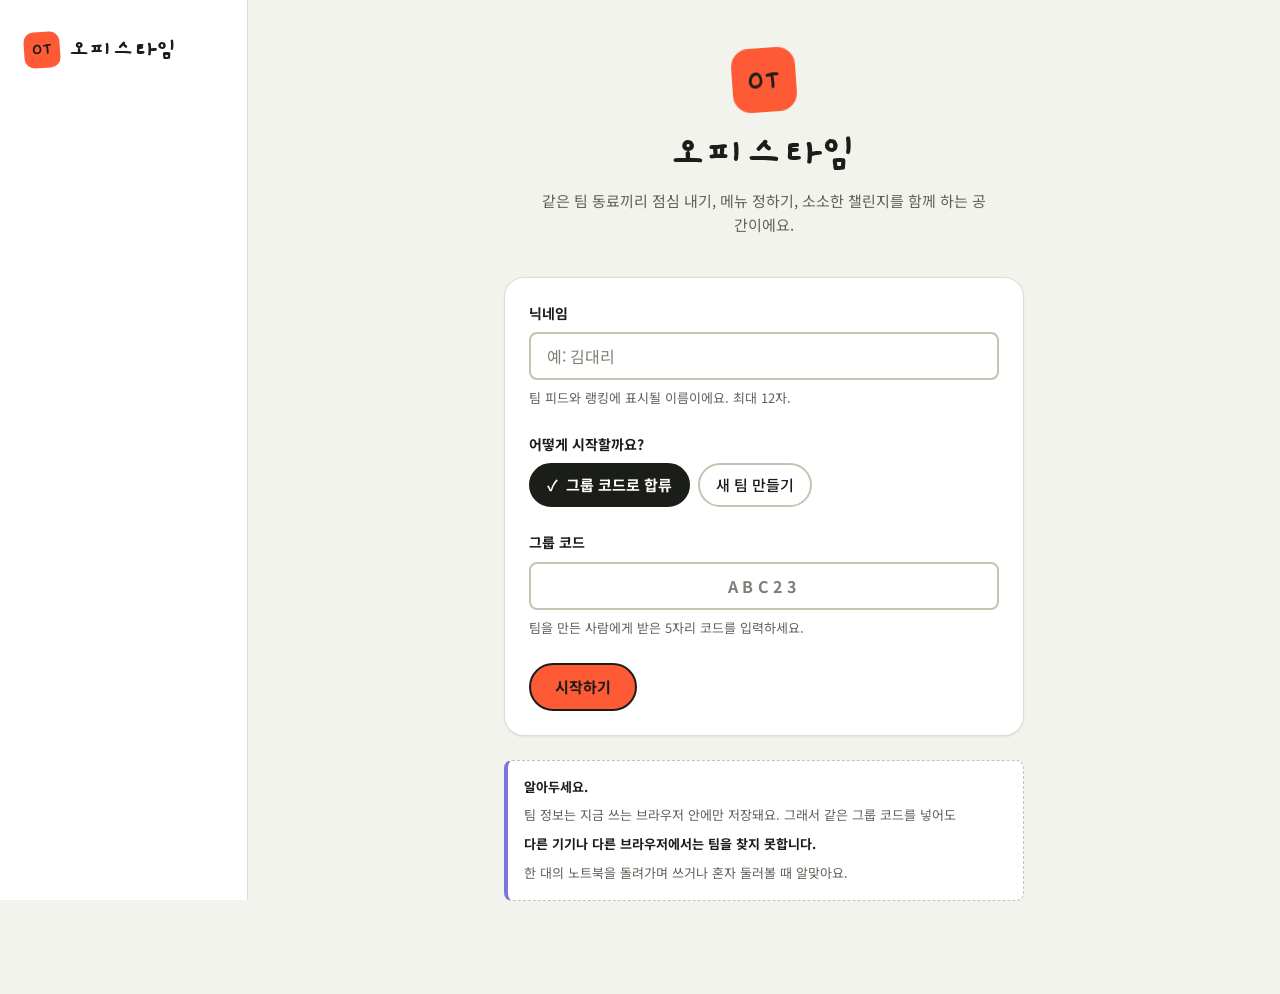
<file: html/office.html>
<!DOCTYPE html>
<html lang="ko">
<head>
<meta charset="UTF-8">
<meta name="viewport" content="width=device-width, initial-scale=1.0">
<title>오피스타임 — sogeul</title>
<meta name="description" content="같은 팀 동료끼리 즐기는 가벼운 게임·챌린지 웹앱. 사다리타기, 메뉴 룰렛, 밸런스 게임, 데일리 챌린지를 한 곳에서.">
<link rel="preconnect" href="https://fonts.googleapis.com">
<link rel="preconnect" href="https://fonts.gstatic.com" crossorigin>
<link rel="stylesheet" href="https://fonts.googleapis.com/css2?family=Gaegu:wght@400;700&family=Noto+Sans+KR:wght@400;500;700&display=swap">
<link rel="stylesheet" href="../assets/css/office.css">
</head>
<body>

<a class="skip-link" href="#view">본문 바로가기</a>

<div class="shell">

  <div class="sidebar">
    <header class="app-head">
      <a class="brand" href="#/home">
        <span class="brand-mark" aria-hidden="true">OT</span>
        <span class="brand-text">오피스타임</span>
      </a>
      <p class="brand-team" id="head-team"></p>
    </header>

    <nav class="app-nav" id="app-nav" aria-label="주요 메뉴">
      <ul>
        <li>
          <a href="#/home" data-nav="home">
            <svg class="nav-ico" viewBox="0 0 24 24" aria-hidden="true" focusable="false"><path d="M4 11.2 12 4l8 7.2"/><path d="M6 10.4V20h12v-9.6"/></svg>
            <span>홈</span>
          </a>
        </li>
        <li>
          <a href="#/games" data-nav="games">
            <svg class="nav-ico" viewBox="0 0 24 24" aria-hidden="true" focusable="false"><rect x="3.5" y="3.5" width="17" height="17" rx="4"/><circle cx="9" cy="9" r="1.4"/><circle cx="15" cy="15" r="1.4"/><circle cx="15" cy="9" r="1.4"/><circle cx="9" cy="15" r="1.4"/></svg>
            <span>게임</span>
          </a>
        </li>
        <li>
          <a href="#/challenge" data-nav="challenge">
            <svg class="nav-ico" viewBox="0 0 24 24" aria-hidden="true" focusable="false"><path d="M6 21V4"/><path d="M6 4.5h11l-2.2 4 2.2 4H6"/></svg>
            <span>챌린지</span>
          </a>
        </li>
        <li>
          <a href="#/team" data-nav="team">
            <svg class="nav-ico" viewBox="0 0 24 24" aria-hidden="true" focusable="false"><circle cx="9" cy="8.5" r="3.2"/><path d="M3.5 19.5c0-3 2.5-5 5.5-5s5.5 2 5.5 5"/><path d="M16 6.2a3 3 0 0 1 0 5.9"/><path d="M17.2 14.9c2 .7 3.3 2.4 3.3 4.6"/></svg>
            <span>우리팀</span>
          </a>
        </li>
        <li>
          <a href="#/me" data-nav="me">
            <svg class="nav-ico" viewBox="0 0 24 24" aria-hidden="true" focusable="false"><circle cx="12" cy="12" r="8.5"/><circle cx="12" cy="10" r="2.8"/><path d="M6.6 18.6c1-2.2 3-3.4 5.4-3.4s4.4 1.2 5.4 3.4"/></svg>
            <span>마이</span>
          </a>
        </li>
      </ul>
    </nav>

    <p class="sidebar-foot">
      <a href="../index.html">← 소글 홈으로</a>
    </p>
  </div>

  <main class="view" id="view" tabindex="-1">
    <noscript>
      <div class="card">
        <h1>오피스타임</h1>
        <p>이 앱은 자바스크립트로 화면을 그립니다. 브라우저에서 자바스크립트를 켜주세요.</p>
      </div>
    </noscript>
  </main>

</div>

<dialog class="modal" id="modal" aria-labelledby="modal-title">
  <h2 class="modal-title" id="modal-title"></h2>
  <div class="modal-body" id="modal-body"></div>
  <div class="modal-actions" id="modal-actions"></div>
</dialog>

<p class="visually-hidden" id="live" aria-live="polite"></p>

<script src="../assets/js/office.js"></script>

</body>
</html>
</file>
<file: assets/css/office.css>
@charset "utf-8";

/* ============================================================
   오피스타임 (html/office.html) 전용 스타일
   컨셉: 사무실 코르크보드 — 종이 질감 위에 압정 꽂힌 포스트잇

   [색 사용 규칙]
   요청받은 4색(coral/teal/amber/lavender)은 종이 배경 위 본문 텍스트로 쓰면
   WCAG AA 4.5:1을 못 넘긴다(각각 2.78 / 3.64 / 1.38 / 3.36).
   그래서 원색은 "면·핀·그래픽" 전용으로만 쓰고,
   텍스트에는 같은 색을 어둡게 파생한 --*-deep 변형을 쓴다.
   amber는 비텍스트 대비도 1.38이라 단독으로 의미를 전달하지 않는다(테두리를 함께 준다).
   ============================================================ */

:root{
  /* 면(background)·핀·그래픽 전용 원색 */
  --coral:      #FF5A36;
  --teal:       #158F68;
  --amber:      #FFC93C;
  --lavender:   #7A78E0;

  /* 종이 배경 위 텍스트용 파생색 (paper 대비 5:1 이상) */
  --coral-deep:    #C42D0B;
  --teal-deep:     #0E7050;
  --lavender-deep: #514FC4;

  /* 포스트잇 면 — 잉크 텍스트 13:1 이상 */
  --note-coral:    #FFE1D9;
  --note-teal:     #D6F0E5;
  --note-amber:    #FFF0C7;
  --note-lavender: #E4E3FA;

  /* 룰렛 휠 조각 — 잉크 라벨 9:1 이상 */
  --wheel-1: #FFC93C;
  --wheel-2: #FF5A36;
  --wheel-3: #7FD8B4;
  --wheel-4: #B9B8F0;

  /* 지면 */
  --paper:      #F2F3EC;
  --card:       #FFFFFF;
  --ink:        #1B1D18;
  --ink-soft:   #5E6358;   /* paper 위 5.53:1 */
  --line:       #DDDECF;
  --line-strong:#C3C5B2;
  --cork:       #D9C7A7;
  --cork-deep:  #C2AC86;

  /* 여백: 8px 배수 스케일 */
  --s1: 8px;  --s2: 16px; --s3: 24px; --s4: 32px;
  --s5: 40px; --s6: 48px; --s8: 64px; --s10: 80px;

  --r-sm: 8px;
  --r-md: 14px;
  --r-lg: 20px;

  --shadow-sm: 0 1px 2px rgba(27,29,24,.08);
  --shadow-md: 0 4px 14px rgba(27,29,24,.10);
  --shadow-note: 0 3px 10px rgba(27,29,24,.16);

  --sans: "Noto Sans KR", -apple-system, BlinkMacSystemFont, "Malgun Gothic", sans-serif;
  --hand: "Gaegu", "Noto Sans KR", cursive;

  --sidebar-w: 248px;
  --tabbar-h: 68px;
}

*{ box-sizing: border-box; }

/* .field{display:grid} 처럼 컴포넌트가 display를 지정하면 브라우저 기본 [hidden]을
   이겨버려서 숨긴 요소가 그대로 보인다. 한 줄로 못 박아 둔다. */
[hidden]{ display: none !important; }

html{ background: var(--paper); }

body{
  margin: 0;
  min-height: 100vh;
  background: var(--paper);
  color: var(--ink);
  font-family: var(--sans);
  font-size: 15px;
  line-height: 1.6;
  -webkit-text-size-adjust: 100%;
}

img{ max-width: 100%; }

/* 포커스는 어떤 경우에도 지우지 않는다 */
:focus-visible{
  outline: 3px solid var(--lavender-deep);
  outline-offset: 2px;
  border-radius: 4px;
}

.visually-hidden{
  position: absolute !important;
  width: 1px; height: 1px;
  margin: -1px; padding: 0;
  overflow: hidden;
  clip: rect(0 0 0 0);
  clip-path: inset(50%);
  white-space: nowrap;
  border: 0;
}

.skip-link{
  position: absolute;
  left: -9999px; top: 0;
  z-index: 300;
  padding: var(--s1) var(--s2);
  background: var(--ink);
  color: #fff;
  font-weight: 700;
  text-decoration: none;
  border-radius: 0 0 var(--r-sm) 0;
}
.skip-link:focus{ left: 0; }


/* ============================================================
   레이아웃 — 데스크톱: 좌측 고정 사이드바 / 860px 이하: 하단 탭바
   ============================================================ */

.shell{
  display: grid;
  grid-template-columns: var(--sidebar-w) minmax(0, 1fr);
}

.sidebar{
  position: sticky;
  top: 0;
  align-self: start;
  height: 100vh;
  display: flex;
  flex-direction: column;
  gap: var(--s3);
  padding: var(--s4) var(--s3);
  background: var(--card);
  border-right: 1px solid var(--line);
}

.app-head{ display: grid; gap: var(--s1); }

.brand{
  display: inline-flex;
  align-items: center;
  gap: var(--s1);
  text-decoration: none;
  color: var(--ink);
}
.brand-mark{
  display: inline-flex;
  align-items: center;
  justify-content: center;
  width: 36px; height: 36px;
  flex: 0 0 auto;
  border-radius: 10px;
  background: var(--coral);
  color: var(--ink);
  font-family: var(--hand);
  font-weight: 700;
  font-size: 19px;
  letter-spacing: .02em;
  transform: rotate(-4deg);
}
.brand-text{
  font-family: var(--hand);
  font-size: 27px;
  font-weight: 700;
  line-height: 1.1;
}
.brand-team{
  margin: 0;
  font-size: 13px;
  color: var(--ink-soft);
}
.brand-team:empty{ display: none; }

.app-nav ul{
  list-style: none;
  margin: 0; padding: 0;
  display: grid;
  gap: var(--s1);
}
.app-nav a{
  display: flex;
  align-items: center;
  gap: var(--s2);
  min-height: 48px;
  padding: 0 var(--s2);
  border-radius: var(--r-md);
  color: var(--ink);
  font-weight: 500;
  text-decoration: none;
}
.app-nav a:hover{ background: var(--paper); }
.app-nav a[aria-current="page"]{
  background: var(--ink);
  color: #fff;
  font-weight: 700;
}
.nav-ico{
  width: 22px; height: 22px;
  flex: 0 0 auto;
  fill: none;
  stroke: currentColor;
  stroke-width: 1.7;
  stroke-linecap: round;
  stroke-linejoin: round;
}

.sidebar-foot{
  margin: auto 0 0;
  font-size: 13px;
}
.sidebar-foot a{ color: var(--ink-soft); }

/* 온보딩 중에는 내비를 감춘다 (아직 갈 곳이 없다) */
body.is-onboarding .app-nav,
body.is-onboarding .sidebar-foot{ display: none; }

.view{
  width: 100%;
  max-width: 1040px;
  margin: 0 auto;
  padding: var(--s6) var(--s4) var(--s10);
}
.view:focus{ outline: none; }
.view:focus-visible{ outline: 3px solid var(--lavender-deep); outline-offset: -3px; }


/* ============================================================
   타이포 · 공통 블록
   ============================================================ */

.page-title{
  font-family: var(--hand);
  font-size: clamp(34px, 5vw, 46px);
  font-weight: 700;
  line-height: 1.15;
  margin: 0 0 var(--s1);
}
.page-lede{
  margin: 0 0 var(--s5);
  color: var(--ink-soft);
  max-width: 56ch;
}
.section{ margin-bottom: var(--s6); }
.section-head{
  display: flex;
  align-items: baseline;
  justify-content: space-between;
  gap: var(--s2);
  margin-bottom: var(--s2);
}
.section-title{
  font-family: var(--hand);
  font-size: 26px;
  font-weight: 700;
  margin: 0;
}
.section-note{ margin: 0; font-size: 13px; color: var(--ink-soft); }

.card{
  background: var(--card);
  border: 1px solid var(--line);
  border-radius: var(--r-lg);
  padding: var(--s3);
  box-shadow: var(--shadow-sm);
}

.muted{ color: var(--ink-soft); }
.tiny{ font-size: 13px; }

.empty{
  margin: 0;
  padding: var(--s5) var(--s3);
  text-align: center;
  color: var(--ink-soft);
}

/* 안내 배너 — 색 외에 라벨 텍스트로도 종류를 구분한다 */
.notice{
  display: grid;
  gap: var(--s1);
  padding: var(--s2);
  border: 1px dashed var(--line-strong);
  border-left: 4px solid var(--lavender);
  border-radius: var(--r-sm);
  background: var(--card);
  font-size: 13px;
  color: var(--ink-soft);
}
.notice b{ color: var(--ink); }


/* ============================================================
   버튼 · 폼
   ============================================================ */

.btn{
  display: inline-flex;
  align-items: center;
  justify-content: center;
  gap: var(--s1);
  min-height: 48px;
  padding: 0 var(--s3);
  border: 2px solid var(--ink);
  border-radius: 999px;
  background: var(--card);
  color: var(--ink);
  font-family: var(--sans);
  font-size: 15px;
  font-weight: 700;
  line-height: 1.2;
  text-decoration: none;
  cursor: pointer;
  transition: transform .12s ease, background .12s ease;
}
.btn:hover{ background: var(--paper); }
.btn:active{ transform: translateY(1px); }

.btn-primary{ background: var(--coral); }      /* 잉크 텍스트 5.48:1 */
.btn-primary:hover{ background: #FF6E4E; }

.btn-ghost{ border-color: var(--line-strong); font-weight: 500; }

.btn-sm{ min-height: 40px; padding: 0 var(--s2); font-size: 14px; }

.btn[disabled],
.btn[aria-disabled="true"]{
  opacity: .55;
  cursor: not-allowed;
  background: var(--paper);
}

.btn-row{ display: flex; flex-wrap: wrap; gap: var(--s2); }

.field{ display: grid; gap: var(--s1); margin-bottom: var(--s3); }
.field > label,
.field-label{ font-weight: 700; font-size: 14px; }
.field-hint{ margin: 0; font-size: 13px; color: var(--ink-soft); }

input[type="text"],
input[type="number"]{
  width: 100%;
  min-height: 48px;
  padding: 0 var(--s2);
  border: 2px solid var(--line-strong);
  border-radius: var(--r-sm);
  background: var(--card);
  color: var(--ink);
  font-family: var(--sans);
  font-size: 16px; /* iOS 자동 확대 방지 */
}
input::placeholder{ color: #7C8175; }
input[type="text"]:focus-visible,
input[type="number"]:focus-visible{ border-color: var(--ink); }

.code-input{
  font-family: var(--hand);
  font-size: 30px;
  font-weight: 700;
  letter-spacing: .28em;
  text-align: center;
  text-transform: uppercase;
}

fieldset{
  margin: 0 0 var(--s3);
  padding: 0;
  border: none;
}
legend{
  padding: 0;
  margin-bottom: var(--s1);
  font-weight: 700;
  font-size: 14px;
}

/* 라디오·체크박스 칩 — 네이티브 입력을 그대로 두고 시각만 바꾼다 */
.chip-group{ display: flex; flex-wrap: wrap; gap: var(--s1); }
.chip{ position: relative; display: inline-flex; }
.chip input{
  position: absolute;
  inset: 0;
  width: 100%; height: 100%;
  margin: 0;
  opacity: 0;
  cursor: pointer;
}
.chip span{
  display: inline-flex;
  align-items: center;
  gap: var(--s1);
  min-height: 44px;
  padding: 0 var(--s2);
  border: 2px solid var(--line-strong);
  border-radius: 999px;
  background: var(--card);
  font-weight: 500;
}
.chip input:checked + span{
  background: var(--ink);
  border-color: var(--ink);
  color: #fff;
  font-weight: 700;
}
/* 색만으로 선택을 표시하지 않도록 체크 표시를 함께 붙인다 */
.chip input:checked + span::before{ content: "✓"; font-weight: 700; }
.chip input:focus-visible + span{
  outline: 3px solid var(--lavender-deep);
  outline-offset: 2px;
}

.form-error{
  margin: 0 0 var(--s2);
  padding: var(--s1) var(--s2);
  border-left: 4px solid var(--coral-deep);
  background: var(--note-coral);
  color: var(--ink);
  font-size: 14px;
  font-weight: 500;
  border-radius: 0 var(--r-sm) var(--r-sm) 0;
}
.form-error:empty{ display: none; }

/* 편집 가능한 항목 리스트 (사다리 항목 / 룰렛 메뉴) */
.edit-list{
  list-style: none;
  margin: 0 0 var(--s2);
  padding: 0;
  display: grid;
  gap: var(--s1);
}
.edit-list li{
  display: flex;
  align-items: center;
  gap: var(--s2);
  padding: var(--s1) var(--s1) var(--s1) var(--s2);
  border: 1px solid var(--line);
  border-radius: var(--r-sm);
  background: var(--card);
}
.edit-list .item-name{ flex: 1 1 auto; min-width: 0; word-break: break-all; }
.edit-list .item-idx{
  flex: 0 0 auto;
  width: 24px;
  font-family: var(--hand);
  font-size: 18px;
  font-weight: 700;
  color: var(--ink-soft);
}
.icon-btn{
  flex: 0 0 auto;
  width: 40px; height: 40px;
  display: inline-flex;
  align-items: center;
  justify-content: center;
  border: 1px solid var(--line-strong);
  border-radius: var(--r-sm);
  background: var(--card);
  color: var(--ink);
  font-size: 17px;
  line-height: 1;
  cursor: pointer;
}
.icon-btn:hover{ background: var(--paper); }

.inline-form{ display: flex; gap: var(--s1); align-items: flex-start; }
.inline-form input{ flex: 1 1 auto; }


/* ============================================================
   홈
   ============================================================ */

.banner{
  position: relative;
  display: grid;
  gap: var(--s1);
  padding: var(--s4);
  margin-bottom: var(--s5);
  border: 2px solid var(--ink);
  border-radius: var(--r-lg);
  background: var(--amber);
  box-shadow: 6px 6px 0 var(--ink);
}
.banner-tag{
  font-family: var(--hand);
  font-size: 19px;
  font-weight: 700;
}
.banner-title{
  font-family: var(--hand);
  font-size: clamp(28px, 4.4vw, 38px);
  font-weight: 700;
  line-height: 1.15;
  margin: 0;
}
.banner-desc{ margin: 0; max-width: 48ch; }
.banner .btn{ justify-self: start; margin-top: var(--s1); }

.quick-grid{
  display: grid;
  grid-template-columns: repeat(3, minmax(0, 1fr));
  gap: var(--s2);
}
.quick{
  display: grid;
  gap: var(--s1);
  align-content: start;
  padding: var(--s3);
  border: 2px solid var(--ink);
  border-radius: var(--r-lg);
  background: var(--card);
  color: var(--ink);
  text-decoration: none;
  box-shadow: var(--shadow-sm);
  transition: transform .14s ease, box-shadow .14s ease;
}
.quick:hover{ transform: translateY(-3px); box-shadow: var(--shadow-md); }
.quick-ico{
  width: 48px; height: 48px;
  display: inline-flex;
  align-items: center;
  justify-content: center;
  border: 2px solid var(--ink);
  border-radius: 14px;
  font-size: 24px;
}
.quick-ico.c1{ background: var(--note-coral); }
.quick-ico.c2{ background: var(--note-teal); }
.quick-ico.c3{ background: var(--note-lavender); }
.quick-name{ font-family: var(--hand); font-size: 24px; font-weight: 700; }
.quick-desc{ margin: 0; font-size: 13px; color: var(--ink-soft); }


/* ============================================================
   코르크보드 + 포스트잇 피드
   ============================================================ */

.board{
  padding: var(--s4) var(--s3) var(--s3);
  border: 2px solid var(--cork-deep);
  border-radius: var(--r-lg);
  background-color: var(--cork);
  background-image:
    radial-gradient(circle at 20% 30%, rgba(255,255,255,.20) 0 2px, transparent 2px),
    radial-gradient(circle at 70% 60%, rgba(27,29,24,.09) 0 2px, transparent 2px);
  background-size: 26px 26px, 34px 34px;
}
.note-list{
  list-style: none;
  margin: 0; padding: 0;
  display: grid;
  grid-template-columns: repeat(auto-fill, minmax(220px, 1fr));
  gap: var(--s4) var(--s3);
}
.note{
  position: relative;
  padding: var(--s3) var(--s2) var(--s2);
  border-radius: 3px;
  background: var(--note-amber);
  box-shadow: var(--shadow-note);
  transform: rotate(var(--tilt, 0deg));
}
.note.c-coral{ background: var(--note-coral); }
.note.c-teal{ background: var(--note-teal); }
.note.c-amber{ background: var(--note-amber); }
.note.c-lavender{ background: var(--note-lavender); }

/* 압정 */
.note::before{
  content: "";
  position: absolute;
  top: -9px; left: 50%;
  width: 18px; height: 18px;
  margin-left: -9px;
  border-radius: 50%;
  background: var(--coral);
  border: 2px solid var(--ink);
  box-shadow: inset -3px -3px 0 rgba(27,29,24,.18);
}
.note.c-teal::before{ background: var(--teal); }
.note.c-amber::before{ background: var(--amber); }
.note.c-lavender::before{ background: var(--lavender); }

.note-kind{
  display: inline-block;
  margin-bottom: var(--s1);
  padding: 2px 10px;
  border: 1px solid var(--ink);
  border-radius: 999px;
  background: rgba(255,255,255,.55);
  font-size: 12px;
  font-weight: 700;
}
.note-title{
  font-family: var(--hand);
  font-size: 22px;
  font-weight: 700;
  line-height: 1.25;
  margin: 0 0 var(--s1);
}
.note-body{ margin: 0 0 var(--s2); font-size: 14px; word-break: break-word; }
.note-foot{
  margin: 0;
  padding-top: var(--s1);
  border-top: 1px dashed rgba(27,29,24,.28);
  font-size: 12px;
  color: #414539;
}
.board .empty{ color: #3A3E33; }


/* ============================================================
   랭킹
   ============================================================ */

.rank-list{
  list-style: none;
  margin: 0; padding: 0;
  background: var(--card);
  border: 1px solid var(--line);
  border-radius: var(--r-lg);
  overflow: hidden;
}
.rank-list li{
  display: grid;
  grid-template-columns: 44px minmax(0, 1fr) auto;
  align-items: center;
  gap: var(--s2);
  padding: var(--s2);
  border-bottom: 1px solid var(--line);
}
.rank-list li:last-child{ border-bottom: none; }
.rank-list li.is-me{ background: var(--note-amber); }

.rank-no{
  display: inline-flex;
  align-items: center;
  justify-content: center;
  width: 36px; height: 36px;
  border: 2px solid var(--ink);
  border-radius: 10px;
  background: var(--card);
  font-family: var(--hand);
  font-size: 19px;
  font-weight: 700;
}
.rank-no.t1{ background: var(--amber); }
.rank-no.t2{ background: var(--note-teal); }
.rank-no.t3{ background: var(--note-lavender); }

.rank-name{ font-weight: 700; overflow-wrap: anywhere; }
.rank-name .me-tag{
  margin-left: var(--s1);
  font-size: 12px;
  font-weight: 700;
  color: var(--teal-deep);
}
.rank-score{
  font-family: var(--hand);
  font-size: 22px;
  font-weight: 700;
  white-space: nowrap;
}


/* ============================================================
   게임 — 사다리타기
   ============================================================ */

.game-grid{
  display: grid;
  grid-template-columns: repeat(auto-fit, minmax(260px, 1fr));
  gap: var(--s2);
}

.split{
  display: grid;
  grid-template-columns: repeat(auto-fit, minmax(280px, 1fr));
  gap: var(--s3);
  align-items: start;
}

.count-hint{
  margin: 0 0 var(--s2);
  font-size: 14px;
  font-weight: 700;
}
.count-hint .ok{ color: var(--teal-deep); }
.count-hint .no{ color: var(--coral-deep); }

.ladder-stage{ margin-top: var(--s3); }
.ladder-cols{
  display: grid;
  gap: var(--s1);
  margin-bottom: var(--s1);
}
.ladder-cols.bottom{ margin: var(--s1) 0 0; }
.ladder-cap{
  padding: var(--s1) 4px;
  border: 2px solid var(--ink);
  border-radius: var(--r-sm);
  background: var(--card);
  font-size: 13px;
  font-weight: 700;
  text-align: center;
  overflow-wrap: anywhere;
}
.ladder-cols.bottom .ladder-cap{ background: var(--note-amber); }

.ladder-svg{
  display: block;
  width: 100%;
  height: auto;
  overflow: visible;
}
.ladder-svg .grid-line{
  stroke: var(--line-strong);
  stroke-width: 3;
  stroke-linecap: round;
}
.ladder-svg .trace{
  fill: none;
  stroke-width: 5;
  stroke-linecap: round;
  stroke-linejoin: round;
  transition: stroke-dashoffset 1.4s ease-in-out;
}

.result-list{
  list-style: none;
  margin: var(--s3) 0 0;
  padding: 0;
  display: grid;
  gap: var(--s1);
}
.result-list li{
  display: flex;
  align-items: center;
  gap: var(--s2);
  padding: var(--s2);
  border: 1px solid var(--line);
  border-radius: var(--r-sm);
  background: var(--card);
}
.swatch{
  flex: 0 0 auto;
  width: 16px; height: 16px;
  border: 2px solid var(--ink);
  border-radius: 5px;
}
.result-arrow{ color: var(--ink-soft); }
.result-to{ font-weight: 700; }


/* ============================================================
   게임 — 메뉴 룰렛
   ============================================================ */

.wheel-wrap{
  position: relative;
  width: min(340px, 100%);
  margin: 0 auto var(--s3);
  aspect-ratio: 1 / 1;
}
.wheel{
  position: absolute;
  inset: 0;
  border-radius: 50%;
  border: 4px solid var(--ink);
  box-shadow: var(--shadow-md);
  transition: transform 4s cubic-bezier(.17, .84, .28, 1);
}
.wheel-label{
  position: absolute;
  top: 50%; left: 50%;
  transform-origin: 0 0;
  max-width: 92px;
  overflow: hidden;
  text-overflow: ellipsis;
  font-size: 13px;
  font-weight: 700;
  white-space: nowrap;
  pointer-events: none;
}
.wheel-hub{
  position: absolute;
  top: 50%; left: 50%;
  width: 56px; height: 56px;
  margin: -28px 0 0 -28px;
  border: 4px solid var(--ink);
  border-radius: 50%;
  background: var(--card);
  display: flex;
  align-items: center;
  justify-content: center;
  font-family: var(--hand);
  font-size: 17px;
  font-weight: 700;
}
.wheel-pin{
  position: absolute;
  top: -14px; left: 50%;
  width: 0; height: 0;
  margin-left: -14px;
  border-left: 14px solid transparent;
  border-right: 14px solid transparent;
  border-top: 26px solid var(--ink);
  z-index: 2;
}

.big-result{
  margin: 0 0 var(--s2);
  padding: var(--s3);
  border: 2px dashed var(--ink);
  border-radius: var(--r-lg);
  background: var(--note-amber);
  text-align: center;
}
.big-result .label{ margin: 0; font-size: 13px; font-weight: 700; }
.big-result .value{
  margin: 0;
  font-family: var(--hand);
  font-size: clamp(30px, 6vw, 44px);
  font-weight: 700;
  line-height: 1.2;
  overflow-wrap: anywhere;
}


/* ============================================================
   게임 — 밸런스
   ============================================================ */

.balance-q{ margin-bottom: var(--s3); }
.balance-q h3{
  font-family: var(--hand);
  font-size: 24px;
  font-weight: 700;
  margin: 0 0 var(--s2);
}
.balance-opts{
  display: grid;
  grid-template-columns: repeat(auto-fit, minmax(200px, 1fr));
  gap: var(--s2);
}
.balance-btn{
  min-height: 76px;
  padding: var(--s2);
  border: 2px solid var(--ink);
  border-radius: var(--r-md);
  background: var(--card);
  color: var(--ink);
  font-family: var(--sans);
  font-size: 15px;
  font-weight: 700;
  line-height: 1.35;
  cursor: pointer;
}
.balance-btn.a{ background: var(--note-coral); }
.balance-btn.b{ background: var(--note-lavender); }
.balance-btn:hover{ filter: brightness(.97); }

.bar-row{ margin-top: var(--s2); }
.bar-head{
  display: flex;
  justify-content: space-between;
  gap: var(--s2);
  font-size: 14px;
  font-weight: 700;
  margin-bottom: 4px;
}
.bar{
  display: flex;
  height: 26px;
  border: 2px solid var(--ink);
  border-radius: 999px;
  overflow: hidden;
  background: var(--card);
}
.bar .seg{ height: 100%; }
.bar .seg.a{ background: var(--coral); }
.bar .seg.b{ background: var(--lavender); }
.bar-legend{
  display: flex;
  flex-wrap: wrap;
  gap: var(--s1) var(--s2);
  margin: var(--s1) 0 0;
  font-size: 13px;
  color: var(--ink-soft);
}
.bar-legend span{ display: inline-flex; align-items: center; gap: 6px; }


/* ============================================================
   챌린지
   ============================================================ */

.ch-card{
  display: grid;
  gap: var(--s1);
  align-content: start;
  padding: var(--s3);
  border: 2px solid var(--ink);
  border-radius: var(--r-lg);
  background: var(--card);
  color: var(--ink);
  text-decoration: none;
  box-shadow: var(--shadow-sm);
  transition: transform .14s ease, box-shadow .14s ease;
}
.ch-card:hover{ transform: translateY(-3px); box-shadow: var(--shadow-md); }
.ch-ico{
  width: 52px; height: 52px;
  display: inline-flex;
  align-items: center;
  justify-content: center;
  border: 2px solid var(--ink);
  border-radius: 16px;
  font-size: 26px;
}
.ch-ico.teal{ background: var(--note-teal); }
.ch-ico.lavender{ background: var(--note-lavender); }
.ch-ico.coral{ background: var(--note-coral); }
.ch-name{ font-family: var(--hand); font-size: 25px; font-weight: 700; }
.ch-desc{ margin: 0; font-size: 14px; color: var(--ink-soft); }
.ch-stat{
  margin: var(--s1) 0 0;
  font-size: 13px;
  font-weight: 700;
}

.done-badge{
  display: inline-flex;
  align-items: center;
  gap: 6px;
  padding: 6px 14px;
  border: 2px solid var(--teal-deep);
  border-radius: 999px;
  background: var(--note-teal);
  font-size: 14px;
  font-weight: 700;
  color: var(--teal-deep);
}


/* ============================================================
   우리팀 · 마이
   ============================================================ */

.code-box{
  display: flex;
  flex-wrap: wrap;
  align-items: center;
  gap: var(--s2);
  padding: var(--s3);
  border: 2px dashed var(--ink);
  border-radius: var(--r-lg);
  background: var(--note-amber);
  margin-bottom: var(--s3);
}
.code-value{
  font-family: var(--hand);
  font-size: clamp(38px, 8vw, 54px);
  font-weight: 700;
  letter-spacing: .16em;
  line-height: 1;
}

.stat-grid{
  display: grid;
  grid-template-columns: repeat(auto-fit, minmax(150px, 1fr));
  gap: var(--s2);
  margin-bottom: var(--s4);
}
.stat{
  padding: var(--s3);
  border: 2px solid var(--ink);
  border-radius: var(--r-lg);
  background: var(--card);
  text-align: center;
}
.stat .k{ margin: 0; font-size: 13px; font-weight: 700; color: var(--ink-soft); }
.stat .v{
  margin: 0;
  font-family: var(--hand);
  font-size: 40px;
  font-weight: 700;
  line-height: 1.1;
}

.badge-list{
  list-style: none;
  margin: 0; padding: 0;
  display: grid;
  grid-template-columns: repeat(auto-fill, minmax(150px, 1fr));
  gap: var(--s2);
}
.badge{
  display: grid;
  gap: 4px;
  justify-items: center;
  padding: var(--s2);
  border: 2px solid var(--ink);
  border-radius: var(--r-md);
  background: var(--note-amber);
  text-align: center;
}
/* 잠긴 뱃지는 흐리게만 두지 않고 "잠김" 텍스트를 함께 노출한다 */
.badge.locked{
  background: var(--card);
  border-color: var(--line-strong);
  color: var(--ink-soft);
}
.badge .emo{ font-size: 30px; line-height: 1.2; }
.badge .nm{ font-weight: 700; font-size: 14px; }
.badge .cond{ font-size: 12px; }


/* ============================================================
   온보딩
   ============================================================ */

.onboard{
  max-width: 520px;
  margin: 0 auto;
}
.onboard-hero{ text-align: center; margin-bottom: var(--s5); }
.onboard-hero .brand-mark{
  width: 64px; height: 64px;
  border-radius: 18px;
  font-size: 30px;
  margin-bottom: var(--s2);
}


/* ============================================================
   모달
   ============================================================ */

.modal{
  width: min(460px, calc(100vw - 32px));
  padding: var(--s4);
  border: 2px solid var(--ink);
  border-radius: var(--r-lg);
  background: var(--card);
  color: var(--ink);
  box-shadow: 8px 8px 0 rgba(27,29,24,.22);
}
.modal::backdrop{ background: rgba(27,29,24,.55); }
.modal-title{
  font-family: var(--hand);
  font-size: 30px;
  font-weight: 700;
  margin: 0 0 var(--s2);
}
.modal-body{ margin-bottom: var(--s3); }
.modal-body p{ margin: 0 0 var(--s1); }
.modal-body p:last-child{ margin-bottom: 0; }
.modal-actions{ display: flex; flex-wrap: wrap; gap: var(--s1); justify-content: flex-end; }


/* ============================================================
   반응형 — 860px 이하에서 사이드바가 하단 탭바로 바뀐다
   (사이트 공통 브레이크포인트는 768/1024지만, 탭바 전환 지점은
    5개 메뉴가 가로로 눕는 폭에 맞춰 860px로 둔다)
   ============================================================ */

@media (max-width: 860px){
  .shell{ display: block; }

  /* display:contents로 감싼 div를 걷어내면 head는 흐름대로, nav만 하단 고정 */
  .sidebar{
    display: contents;
  }

  .app-head{
    display: flex;
    align-items: center;
    justify-content: space-between;
    flex-wrap: wrap;
    gap: var(--s1);
    padding: var(--s2) var(--s3);
    background: var(--card);
    border-bottom: 1px solid var(--line);
  }

  .app-nav{
    position: fixed;
    left: 0; right: 0; bottom: 0;
    z-index: 100;
    padding: var(--s1) var(--s1) max(var(--s1), env(safe-area-inset-bottom));
    background: var(--card);
    border-top: 1px solid var(--line);
    box-shadow: 0 -2px 12px rgba(27,29,24,.08);
  }
  .app-nav ul{
    grid-template-columns: repeat(5, minmax(0, 1fr));
    gap: 4px;
  }
  .app-nav a{
    flex-direction: column;
    gap: 2px;
    min-height: 56px;
    padding: 6px 2px;
    border-radius: var(--r-sm);
    font-size: 12px;
    text-align: center;
  }
  .app-nav a[aria-current="page"]{
    background: var(--paper);
    color: var(--ink);
  }
  /* 배경색 대신 밑줄 막대로 현재 위치를 표시 — 작은 화면에서 더 잘 보인다 */
  .app-nav a[aria-current="page"] .nav-ico{ stroke-width: 2.4; }
  .app-nav a[aria-current="page"] span{
    box-shadow: 0 2px 0 var(--coral-deep);
  }

  .sidebar-foot{ display: none; }

  .view{
    padding: var(--s4) var(--s3) calc(var(--tabbar-h) + var(--s6));
  }

  .quick-grid{ grid-template-columns: 1fr; }
  .banner{ padding: var(--s3); box-shadow: 4px 4px 0 var(--ink); }
}

@media (max-width: 480px){
  .note-list{ grid-template-columns: 1fr; }
  .rank-list li{ grid-template-columns: 40px minmax(0, 1fr) auto; }
}


/* ============================================================
   모션 최소화 설정 존중
   ============================================================ */

@media (prefers-reduced-motion: reduce){
  *{
    animation-duration: .001ms !important;
    animation-iteration-count: 1 !important;
    transition-duration: .001ms !important;
    scroll-behavior: auto !important;
  }
  .note{ transform: none; }
  .brand-mark{ transform: none; }
}
</file>
